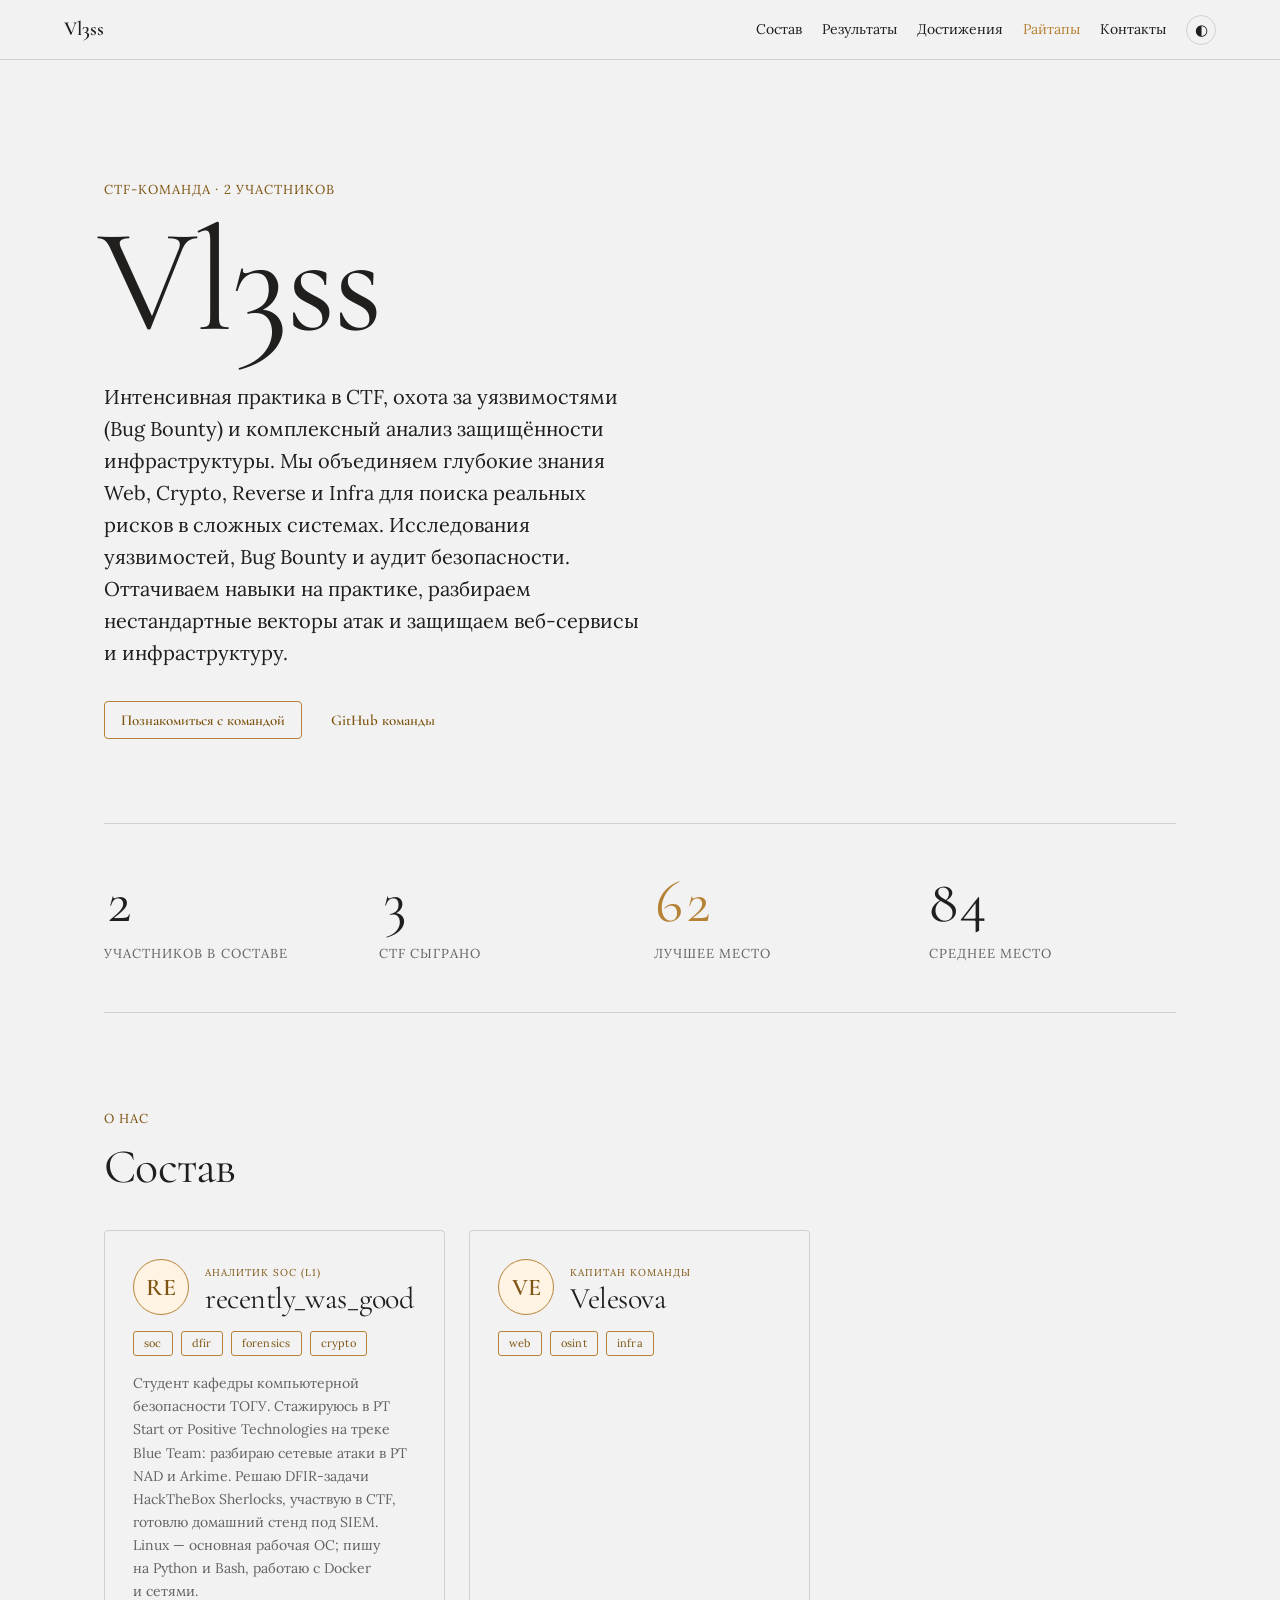
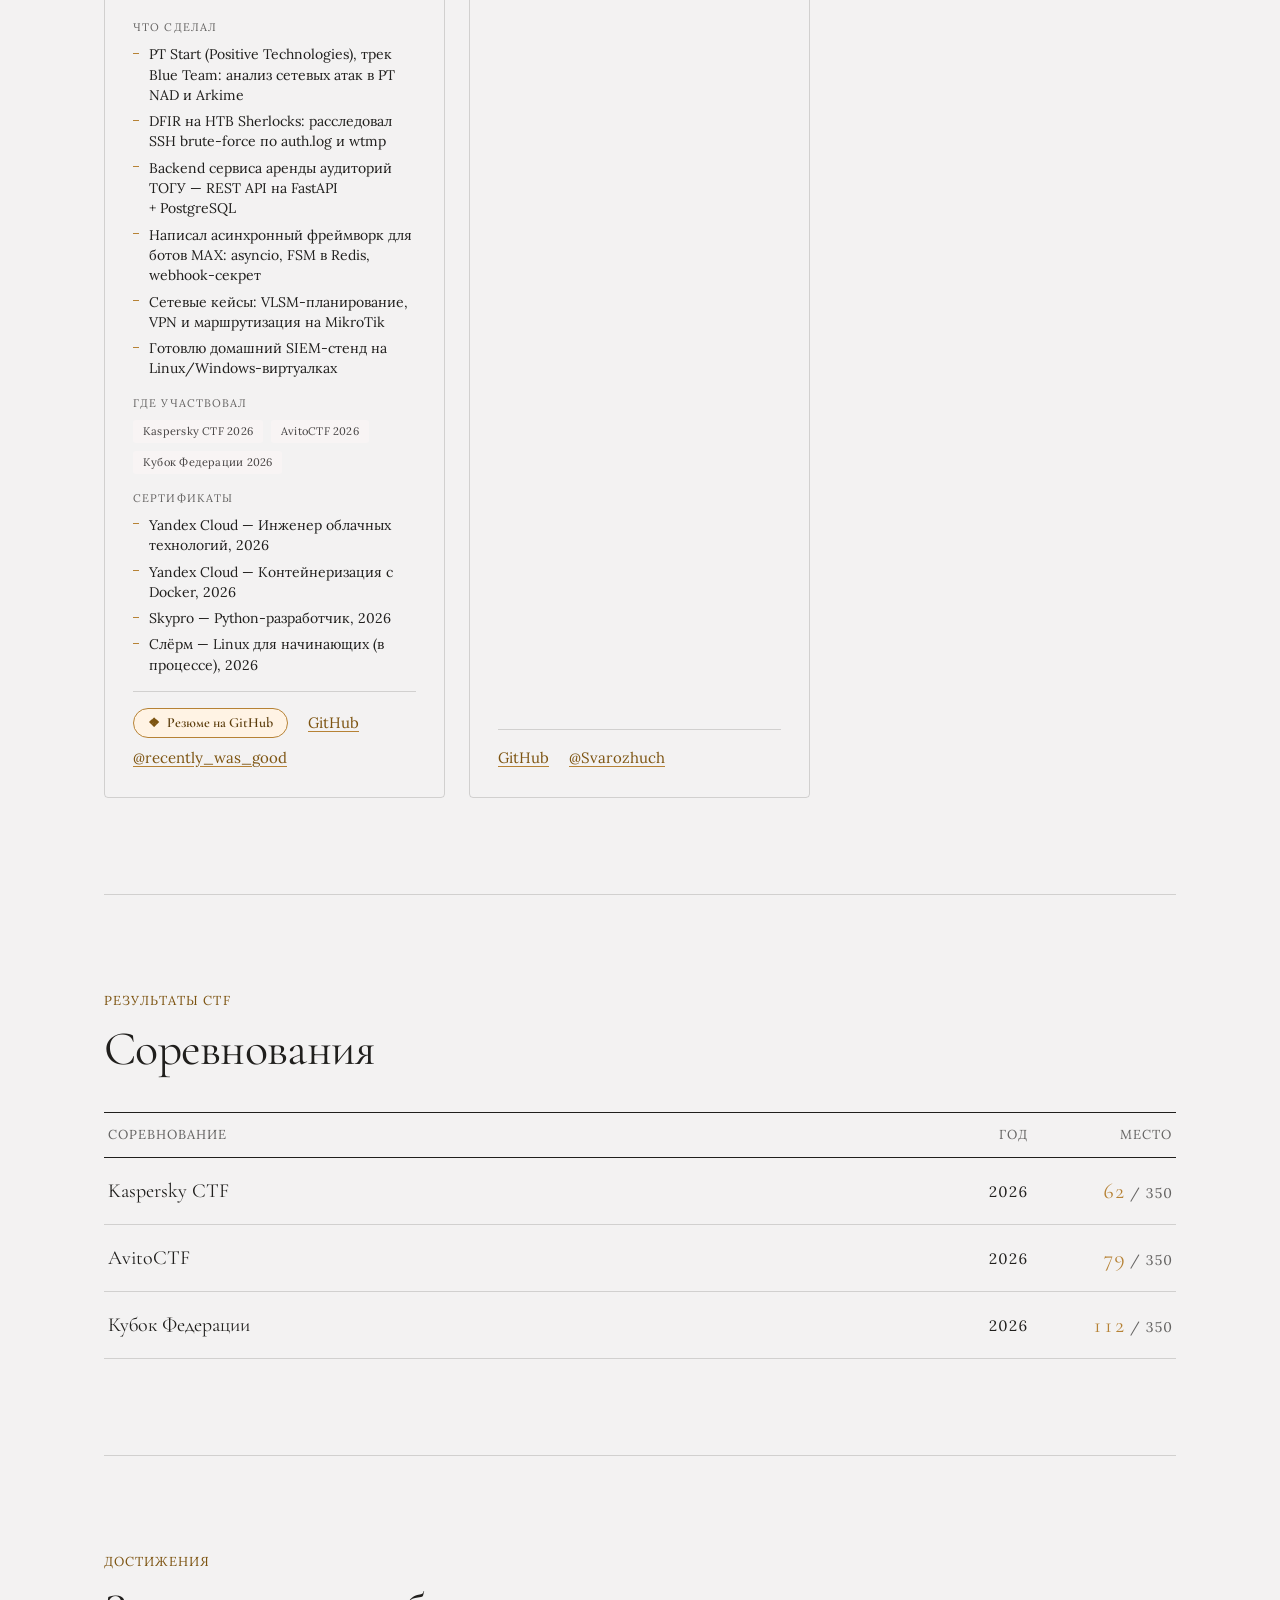
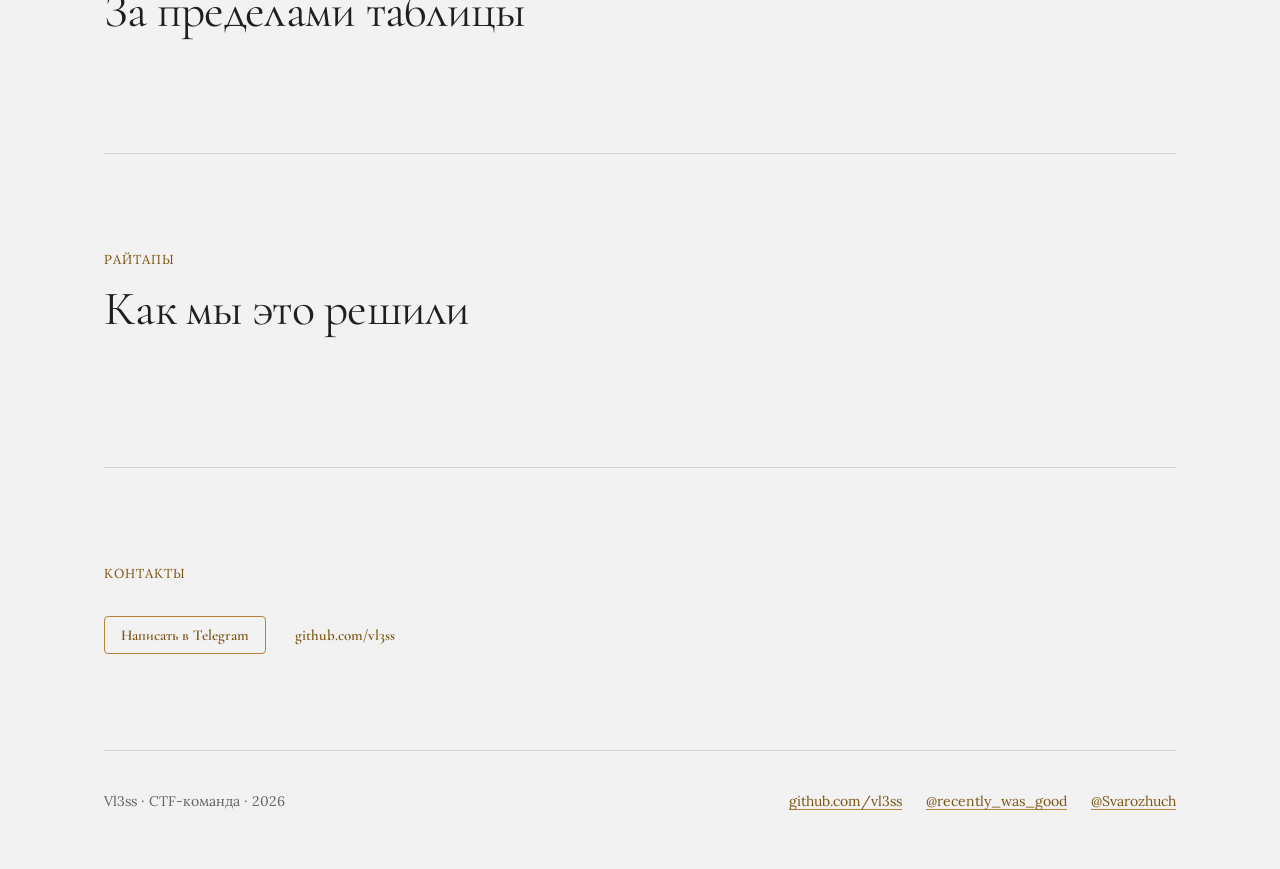
<file: index.html>
<!DOCTYPE html>
<html lang="ru">
<head>
  <meta charset="utf-8">
  <meta name="viewport" content="width=device-width, initial-scale=1">
  <title>Vl3ss — CTF-команда</title>
  <meta name="description" content="Vl3ss — CTF-команда. Состав, результаты, достижения и райтапы.">
  <link rel="preconnect" href="https://fonts.googleapis.com">
  <link rel="preconnect" href="https://fonts.gstatic.com" crossorigin>
  <link href="https://fonts.googleapis.com/css2?family=Cormorant+Garamond:wght@400;600&family=Lora:ital,wght@0,400;0,600;1,400&display=swap" rel="stylesheet">
  <link rel="stylesheet" href="style.css">
</head>
<body>

<nav class="nav">
  <a class="nav-brand" href="#top">Vl3ss</a>
  <div class="nav-links">
    <a href="#team">Состав</a>
    <a href="#results">Результаты</a>
    <a href="#achievements">Достижения</a>
    <a href="#writeups">Райтапы</a>
    <a href="#contact">Контакты</a>
    <button class="theme-toggle" id="themeToggle" type="button" aria-label="Сменить тему">◐</button>
  </div>
</nav>

<main id="top">

  <section class="hero">
    <span class="eyebrow" id="heroEyebrow">CTF-команда</span>
    <h1 class="hero-title">Vl3ss</h1>
    <p class="hero-lead">
     Интенсивная практика в CTF, охота за уязвимостями (Bug Bounty) и комплексный анализ защищённости инфраструктуры. Мы объединяем глубокие знания Web, Crypto, Reverse и Infra для поиска реальных рисков в сложных системах.
     Исследования уязвимостей, Bug Bounty и аудит безопасности. Оттачиваем навыки на практике, разбираем нестандартные векторы атак и защищаем веб-сервисы и инфраструктуру.
    </p>
    <div class="hero-actions">
      <a class="btn btn-primary" href="#team">Познакомиться с командой</a>
      <a class="btn btn-ghost" href="https://github.com/vl3ss" target="_blank" rel="noopener">GitHub команды</a>
    </div>
  </section>

  <hr class="hr">

  <section class="stats" aria-label="Цифры" id="stats"></section>

  <hr class="hr">

  <section id="team" class="section">
    <span class="eyebrow">О нас</span>
    <div class="section-head">
      <h2>Состав</h2>
    </div>
    <div class="team-grid" id="teamGrid"></div>
  </section>

  <hr class="hr">

  <section id="results" class="section">
    <span class="eyebrow">Результаты CTF</span>
    <div class="section-head">
      <h2>Соревнования</h2>
    </div>
    <div class="table-wrap">
      <div class="results" role="table" id="resultsTable"></div>
    </div>
  </section>

  <hr class="hr">

  <section id="achievements" class="section">
    <span class="eyebrow">Достижения</span>
    <h2>За пределами таблицы</h2>
    <div class="ach-grid" id="achGrid"></div>
  </section>

  <hr class="hr">

  <section id="writeups" class="section">
    <span class="eyebrow">Райтапы</span>
    <h2>Как мы это решили</h2>
    <div class="writeup-grid" id="writeupGrid"></div>
  </section>

  <hr class="hr">

  <section id="contact" class="section contact">
    <span class="eyebrow">Контакты</span>
    <div class="hero-actions">
      <a class="btn btn-primary" href="https://t.me/Svarozhuch" target="_blank" rel="noopener">Написать в Telegram</a>
      <a class="btn btn-ghost" href="https://github.com/vl3ss" target="_blank" rel="noopener">github.com/vl3ss</a>
    </div>
  </section>

  <hr class="hr">

  <footer class="footer">
    <span>Vl3ss · CTF-команда · <span id="year"></span></span>
    <div class="footer-links" id="footerLinks"></div>
  </footer>
</main>

<div class="dialog-backdrop" id="dialog" hidden>
  <div class="dialog" role="dialog" aria-modal="true" aria-labelledby="dialogTitle">
    <button class="dialog-close btn btn-ghost" type="button" id="dialogClose" aria-label="Закрыть">✕</button>
    <div id="dialogContent"></div>
  </div>
</div>

<script src="script.js"></script>
</body>
</html>
</file>
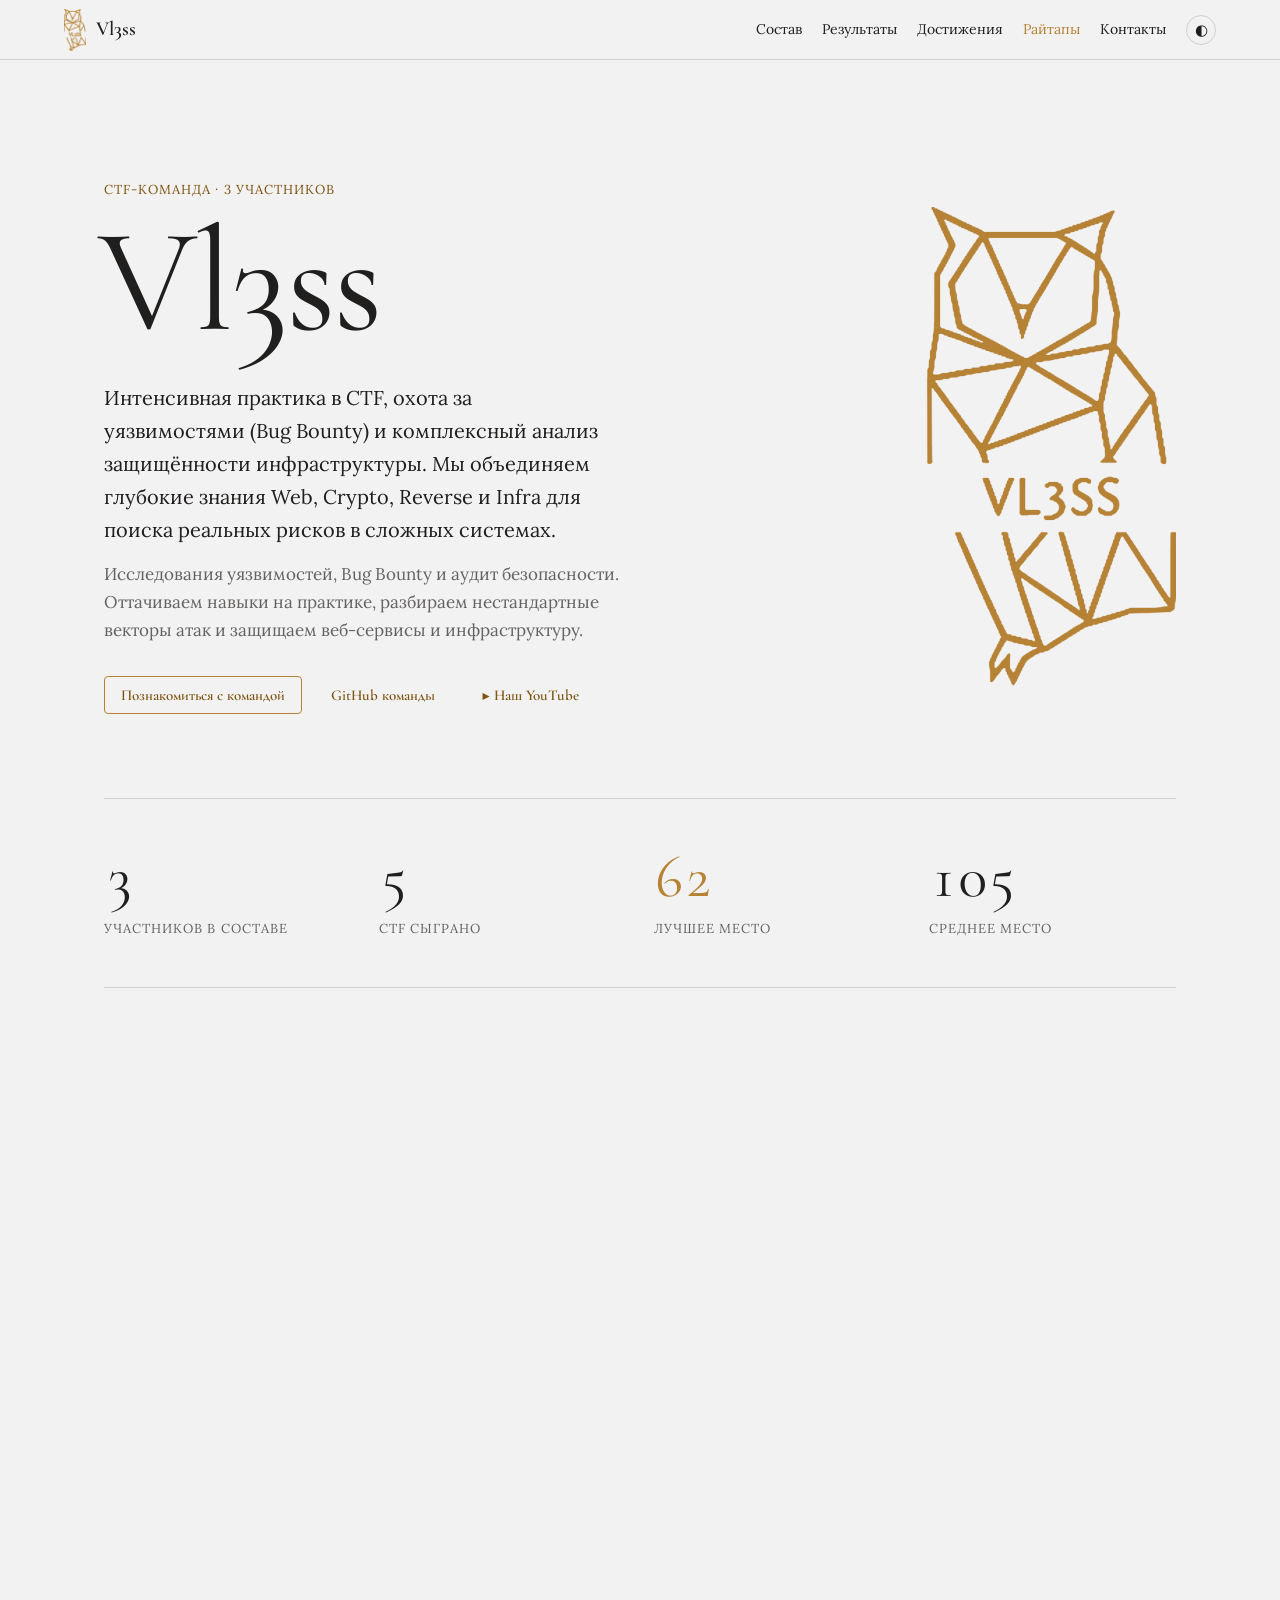
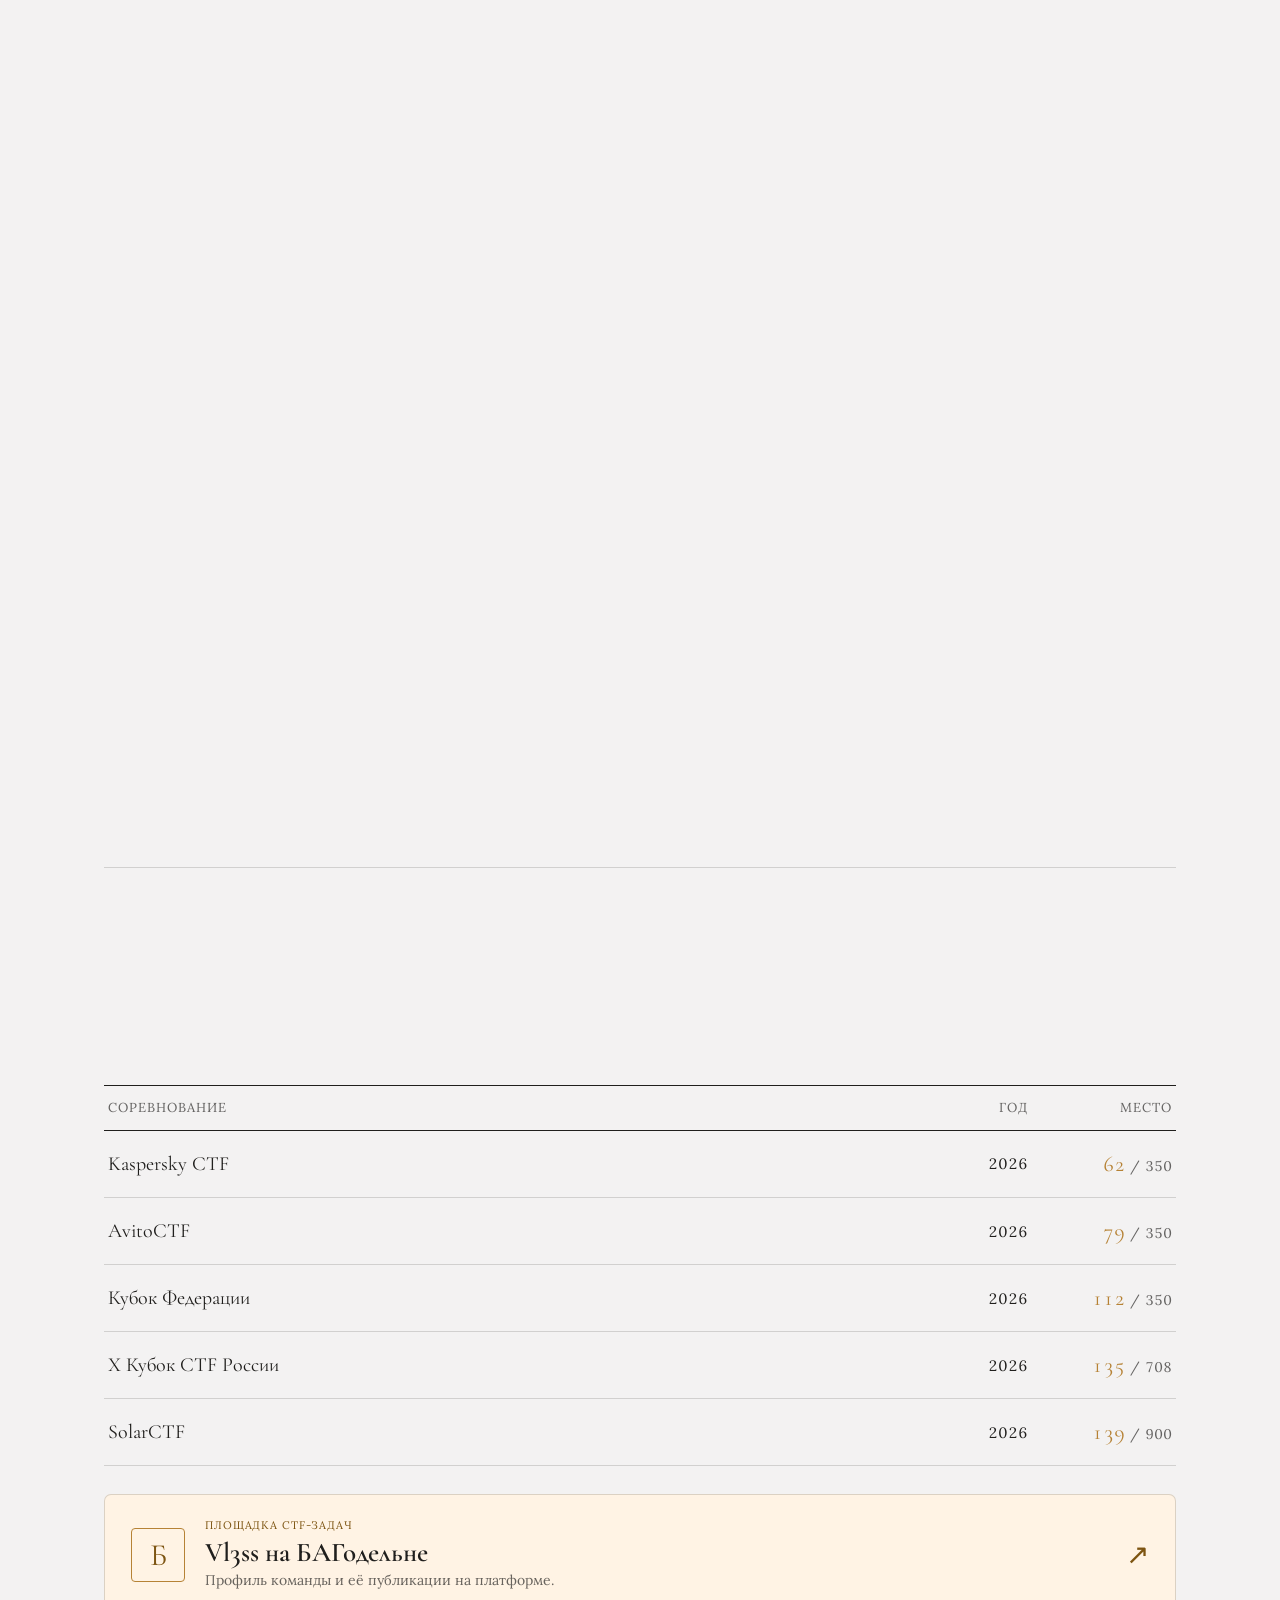
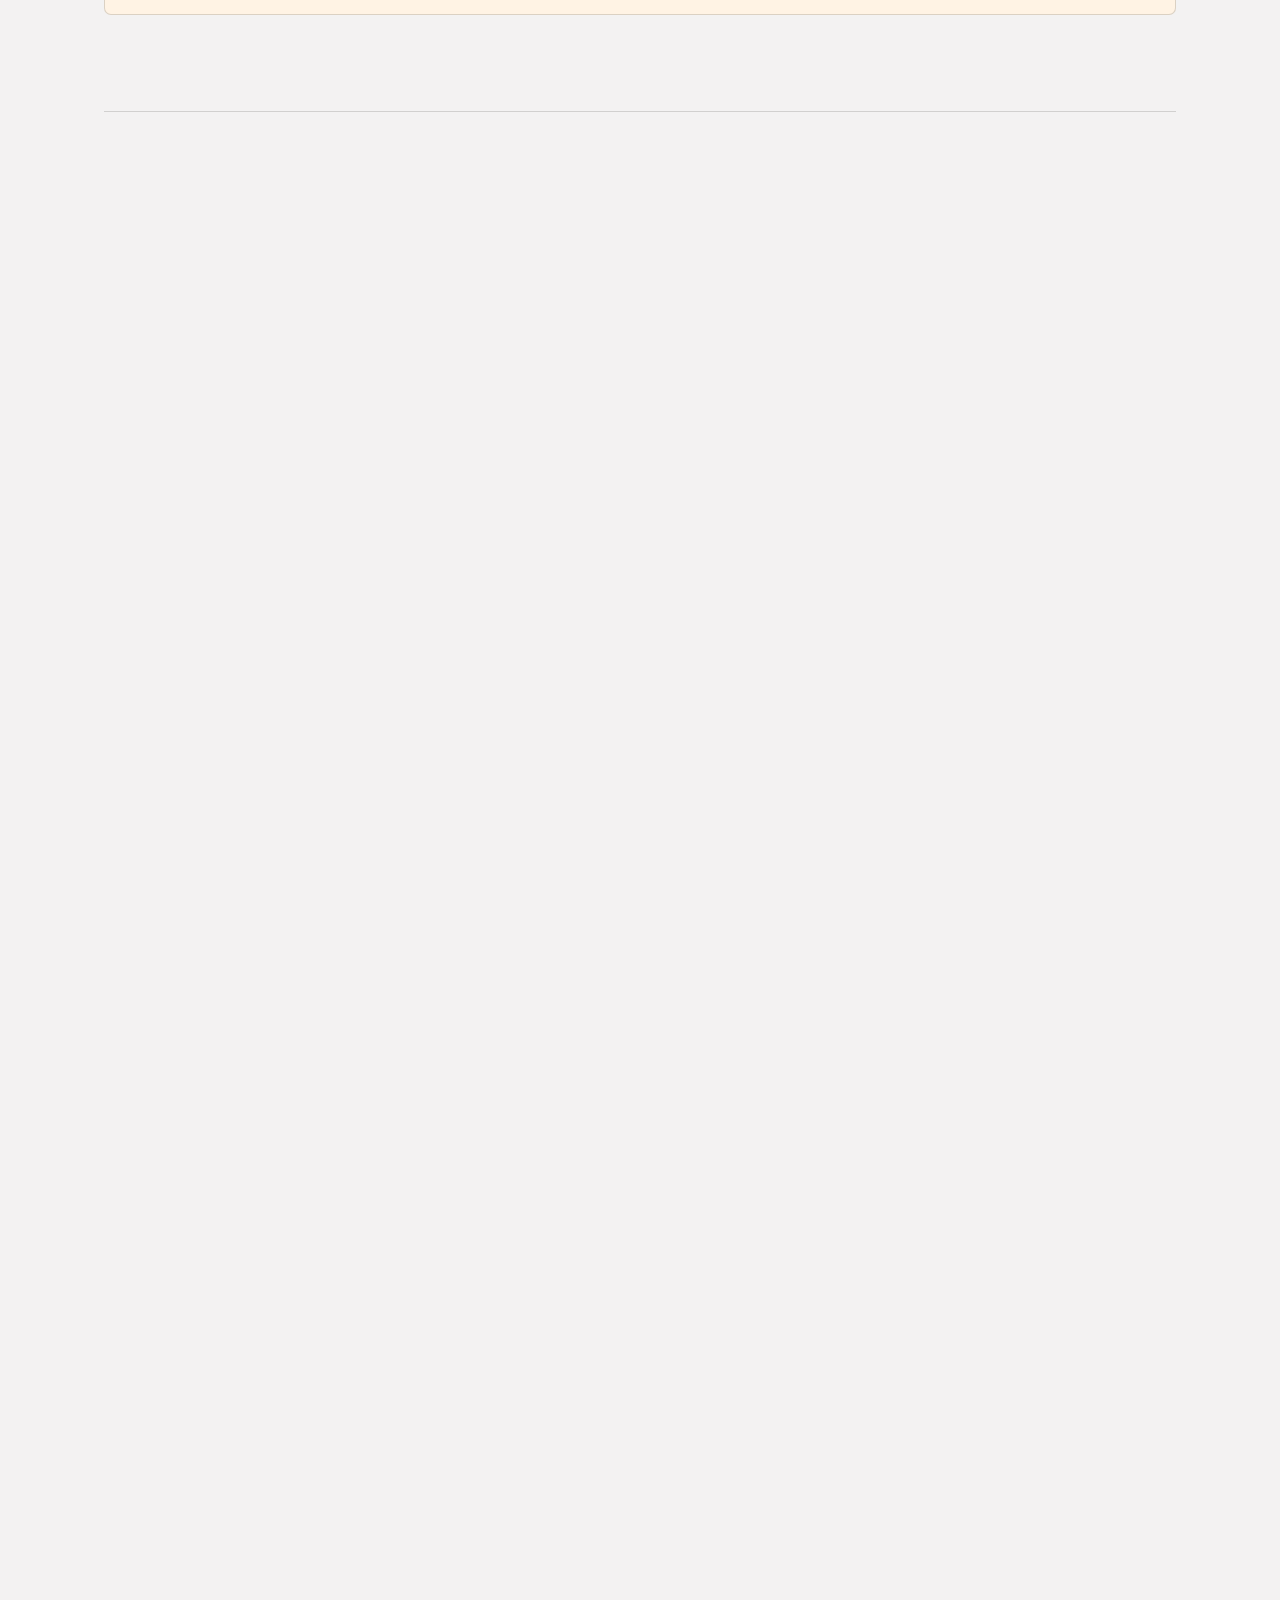
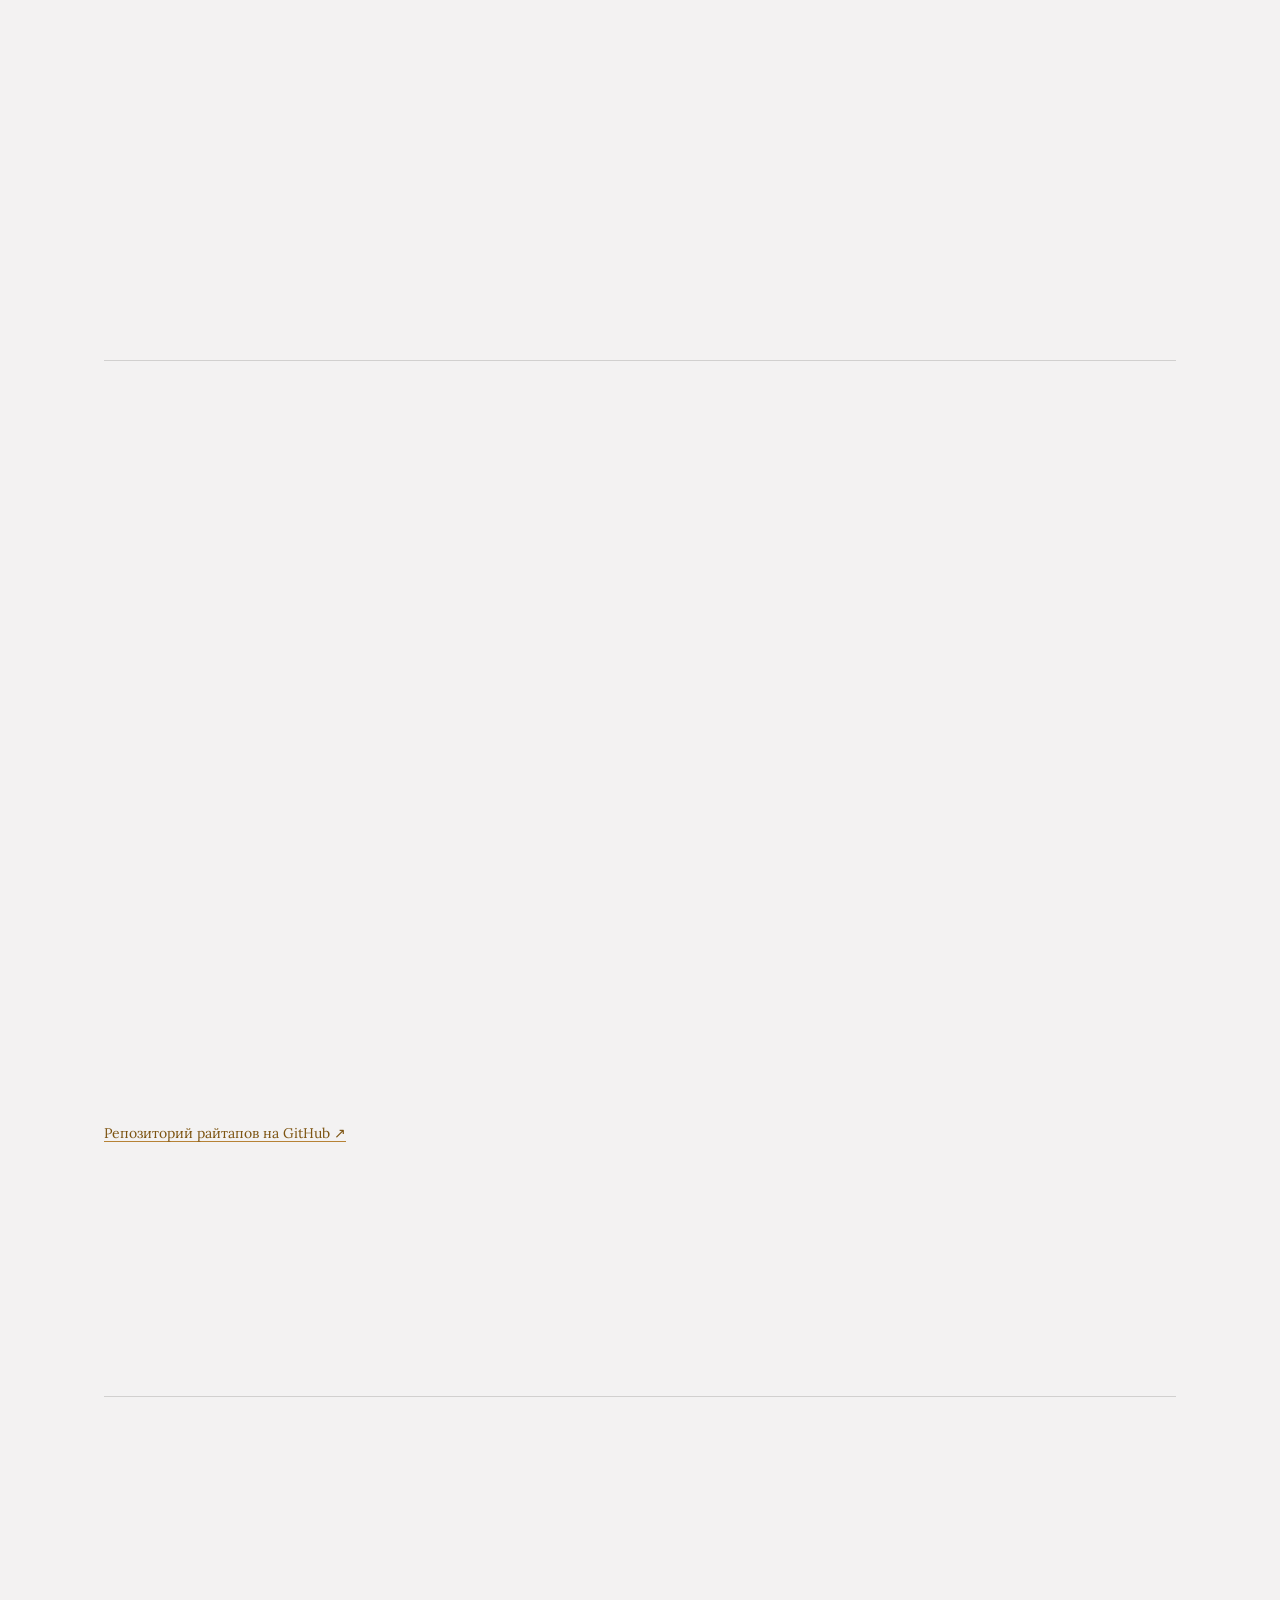
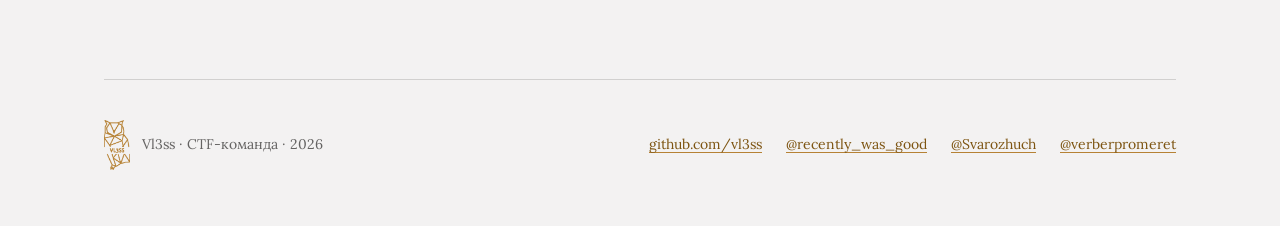
<file: docs/index.html>
<!DOCTYPE html>
<html lang="ru">
<head>
  <meta charset="utf-8">
  <meta name="viewport" content="width=device-width, initial-scale=1">
  <title>Vl3ss — CTF-команда</title>
  <meta name="description" content="Vl3ss — CTF-команда. Состав, результаты, достижения и райтапы.">
  <link rel="preconnect" href="https://fonts.googleapis.com">
  <link rel="preconnect" href="https://fonts.gstatic.com" crossorigin>
  <link href="https://fonts.googleapis.com/css2?family=Cormorant+Garamond:wght@400;600&family=Lora:ital,wght@0,400;0,600;1,400&display=swap" rel="stylesheet">
  <link rel="icon" href="assets/favicon.ico" sizes="any">
  <link rel="icon" type="image/png" sizes="32x32" href="assets/favicon-32.png">
  <link rel="icon" type="image/png" sizes="64x64" href="assets/favicon-64.png">
  <link rel="apple-touch-icon" href="assets/apple-touch-icon.png">
  <meta name="theme-color" content="#1a1917">
  <meta property="og:image" content="assets/icon-512.png">
  <link rel="stylesheet" href="style.css">
</head>
<body>

<nav class="nav">
  <a class="nav-brand" href="#top"><span class="logo-mark" aria-hidden="true"></span>Vl3ss</a>
  <div class="nav-links">
    <a href="#team">Состав</a>
    <a href="#results">Результаты</a>
    <a href="#achievements">Достижения</a>
    <a href="#writeups">Райтапы</a>
    <a href="#contact">Контакты</a>
    <button class="theme-toggle" id="themeToggle" type="button" aria-label="Сменить тему">◐</button>
  </div>
</nav>

<main id="top">

  <section class="hero">
    <div class="hero-logo" role="img" aria-label="Логотип Vl3ss — геометрическая сова"></div>
    <div class="hero-body">
    <span class="eyebrow" id="heroEyebrow">CTF-команда</span>
    <h1 class="hero-title">Vl3ss</h1>
    <div class="hero-lead reveal">
      <p>Интенсивная практика в CTF, охота за уязвимостями (Bug Bounty) и комплексный анализ защищённости инфраструктуры. Мы объединяем глубокие знания Web, Crypto, Reverse и Infra для поиска реальных рисков в сложных системах.</p>
      <p>Исследования уязвимостей, Bug Bounty и аудит безопасности. Оттачиваем навыки на практике, разбираем нестандартные векторы атак и защищаем веб-сервисы и инфраструктуру.</p>
    </div>
    <div class="hero-actions">
      <a class="btn btn-primary" href="#team">Познакомиться с командой</a>
      <a class="btn btn-ghost" href="https://github.com/vl3ss" target="_blank" rel="noopener">GitHub команды</a>
      <a class="btn btn-ghost" href="https://youtube.com/@ctf-writeup?si=-jFQ1Fd5aczLVYeh" target="_blank" rel="noopener">▶ Наш YouTube</a>
    </div>
    </div>
  </section>

  <hr class="hr">

  <section class="stats" aria-label="Цифры" id="stats"></section>

  <hr class="hr">

  <section id="team" class="section">
    <span class="eyebrow reveal">О нас</span>
    <div class="section-head reveal">
      <h2>Состав</h2>
    </div>
    <div class="team-grid" id="teamGrid"></div>
  </section>

  <hr class="hr">

  <section id="results" class="section">
    <span class="eyebrow reveal">Результаты CTF</span>
    <div class="section-head reveal">
      <h2>Соревнования</h2>
    </div>
    <div class="table-wrap">
      <div class="results" role="table" id="resultsTable"></div>
    </div>
    <a class="platform-card" href="https://bug-makers.ru/tasks/players/100216" target="_blank" rel="noopener noreferrer" aria-label="Открыть профиль команды Vl3ss на БАГодельне">
      <span class="platform-card-mark" aria-hidden="true">Б</span>
      <span class="platform-card-copy">
        <span class="eyebrow">Площадка CTF-задач</span>
        <strong>Vl3ss на БАГодельне</strong>
        <span>Профиль команды и её публикации на платформе.</span>
      </span>
      <span class="platform-card-arrow" aria-hidden="true">↗</span>
    </a>
  </section>

  <hr class="hr">

  <section id="achievements" class="section">
    <span class="eyebrow reveal">Достижения</span>
    <h2 class="reveal">За пределами таблицы</h2>
    <p class="ach-intro reveal">Сертификаты соревнований, обучения и благодарности участников.</p>
    <div class="ach-grid" id="achGrid"></div>
  </section>

  <hr class="hr">

  <section id="writeups" class="section">
    <span class="eyebrow reveal">Райтапы</span>
    <h2 class="reveal">Как мы это решили</h2>
    <p class="writeups-intro reveal">Реальные задачи, ход поиска и инструменты — от первой гипотезы до решения.</p>
    <div class="writeup-grid" id="writeupGrid"></div>
    <p class="writeups-repo"><a href="https://github.com/vl3ss/ctf_writeup" target="_blank" rel="noopener">Репозиторий райтапов на GitHub ↗</a></p>
    <a class="youtube-card reveal" href="https://youtube.com/@ctf-writeup?si=-jFQ1Fd5aczLVYeh" target="_blank" rel="noopener" aria-label="Открыть YouTube-канал Vl3ss с разборами CTF">
      <span class="youtube-icon" aria-hidden="true">▶</span>
      <span class="youtube-copy"><span class="youtube-kicker">Разборы в видеоформате</span><strong>Смотрите нас на YouTube</strong><span>@ctf-writeup · CTF-задачи и ход решений</span></span>
      <span class="youtube-arrow" aria-hidden="true">↗</span>
    </a>
  </section>

  <hr class="hr">

  <section id="contact" class="section contact">
    <span class="eyebrow reveal">Контакты</span>
    <div class="hero-actions reveal">
      <a class="btn btn-primary" href="https://t.me/Svarozhuch" target="_blank" rel="noopener">Написать в Telegram</a>
      <a class="btn btn-ghost" href="https://github.com/vl3ss" target="_blank" rel="noopener">github.com/vl3ss</a>
    </div>
  </section>

  <hr class="hr">

  <footer class="footer">
    <span class="footer-brand"><span class="logo-mark" aria-hidden="true"></span><span>Vl3ss · CTF-команда · <span id="year"></span></span></span>
    <div class="footer-links" id="footerLinks"></div>
  </footer>
</main>

<div class="dialog-backdrop" id="dialog" hidden>
  <div class="dialog" role="dialog" aria-modal="true" aria-labelledby="dialogTitle">
    <button class="dialog-close btn btn-ghost" type="button" id="dialogClose" aria-label="Закрыть">✕</button>
    <div id="dialogContent"></div>
  </div>
</div>

<script src="script.js"></script>
</body>
</html>
</file>
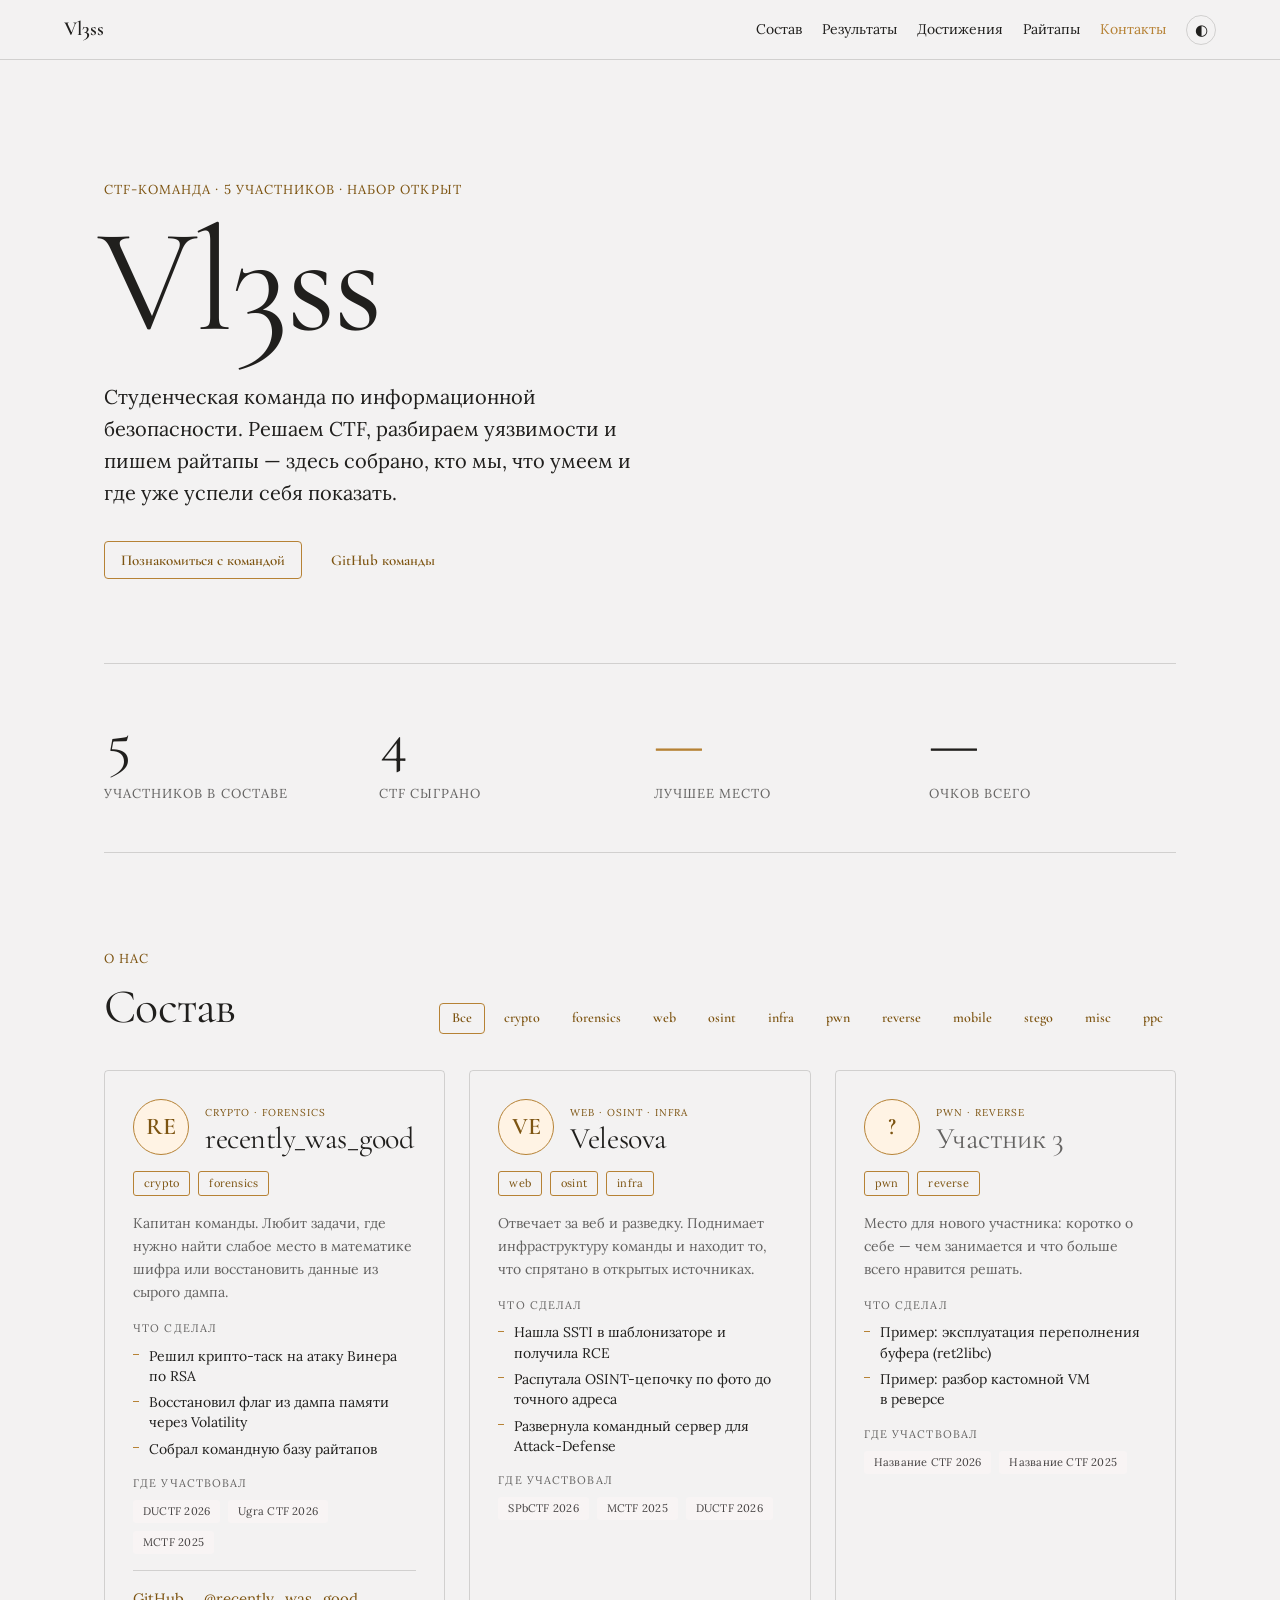
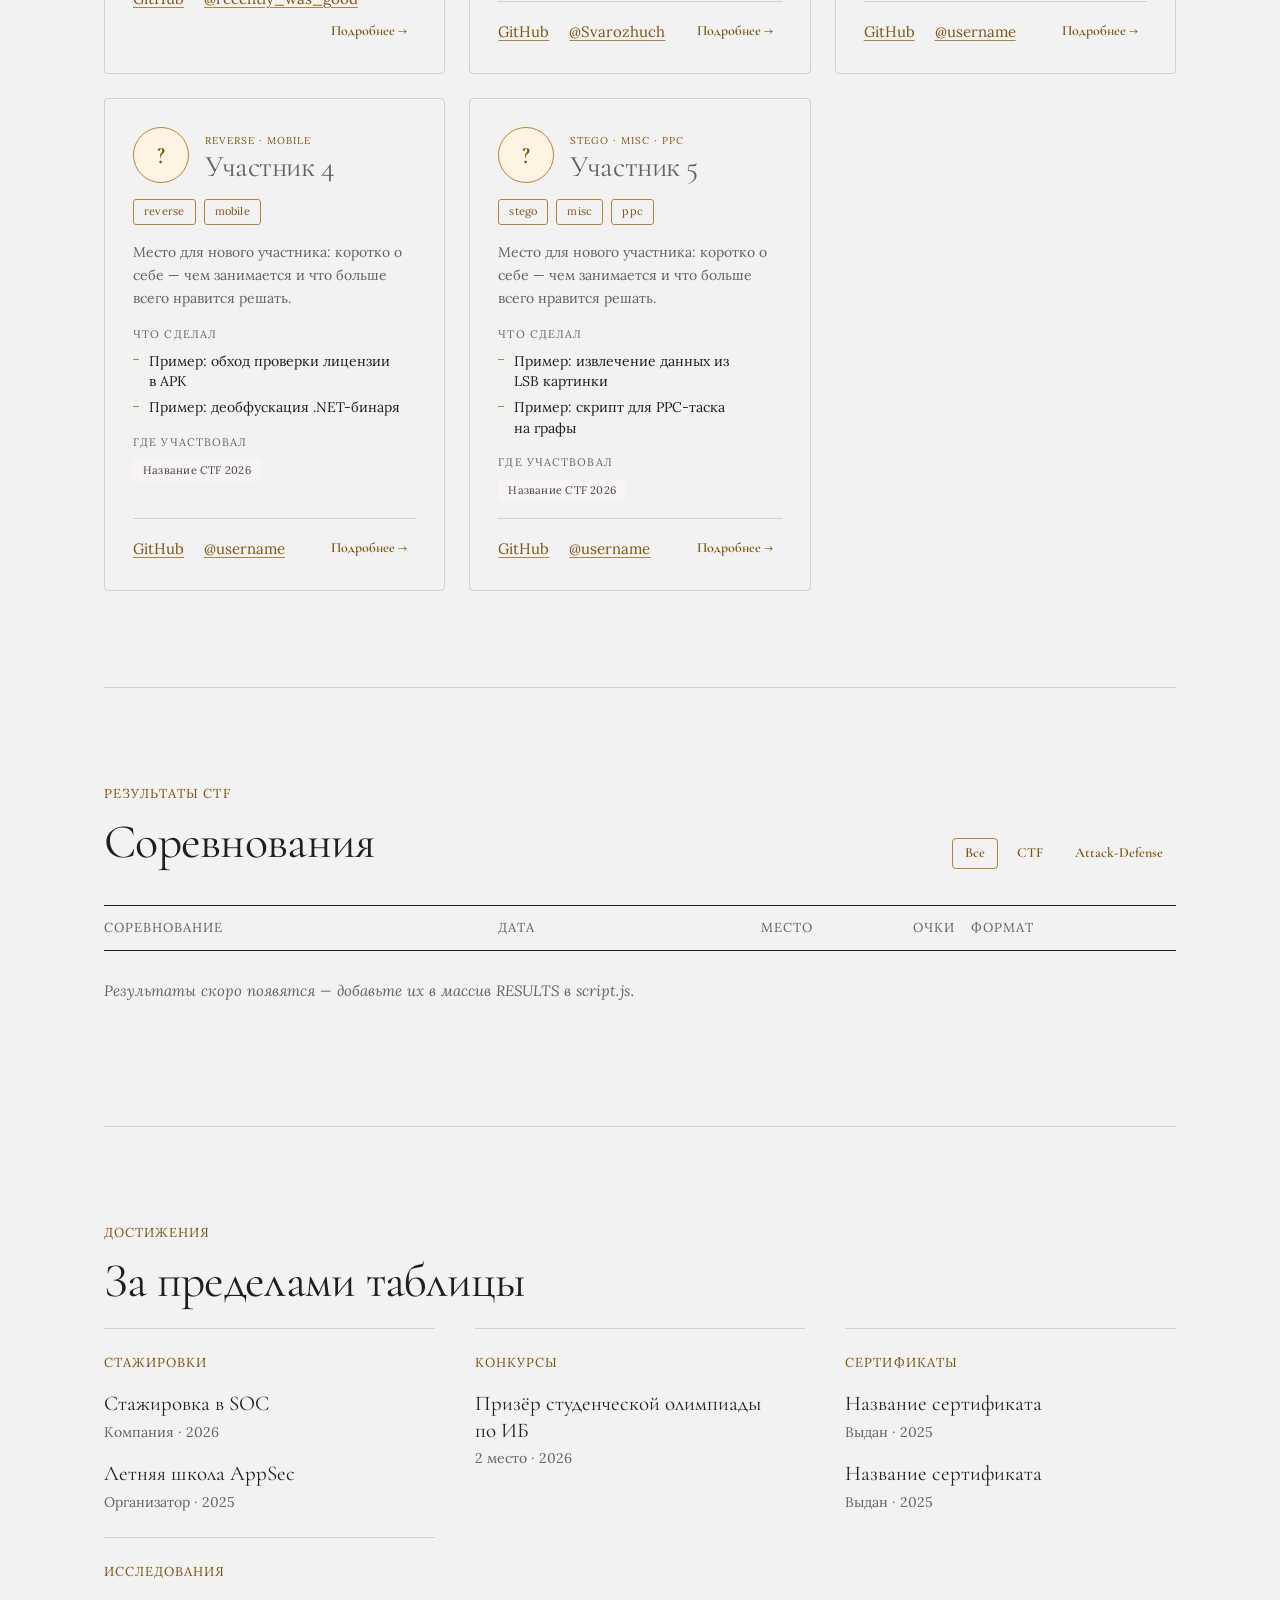
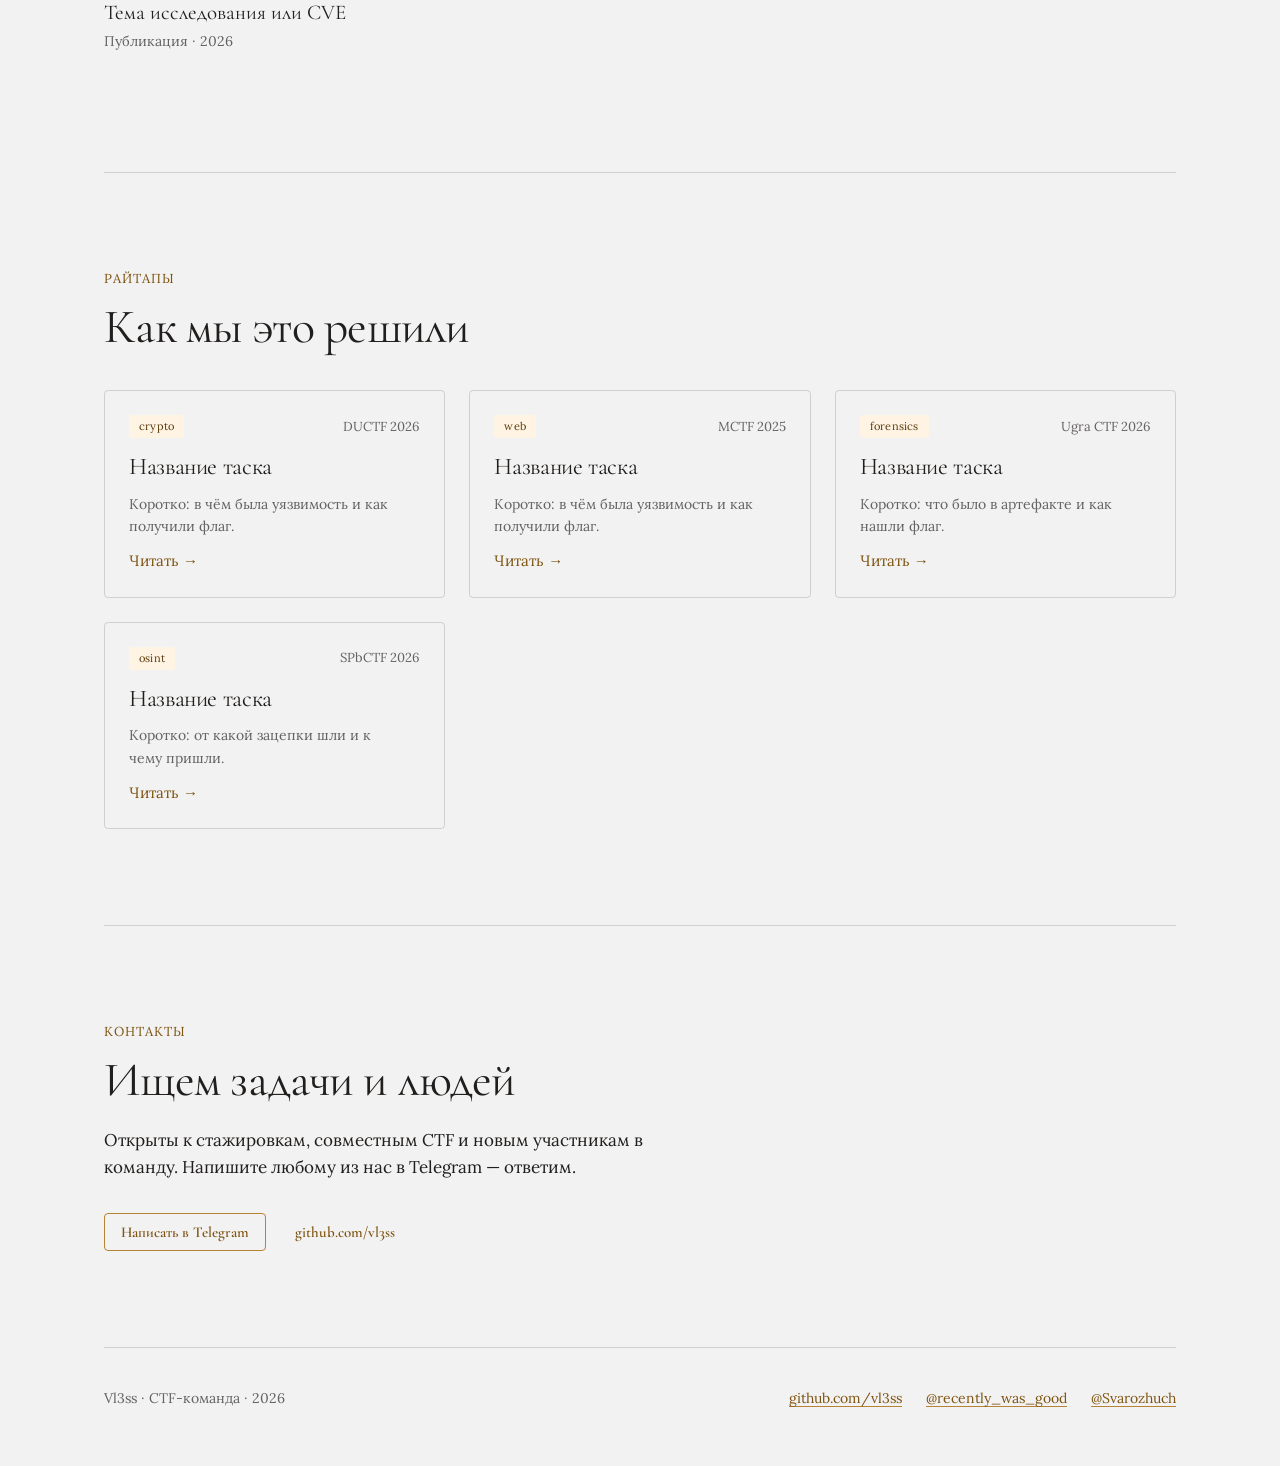
<file: src/index.html>
<!DOCTYPE html>
<html lang="ru">
<head>
  <meta charset="utf-8">
  <meta name="viewport" content="width=device-width, initial-scale=1">
  <title>Vl3ss — CTF-команда</title>
  <meta name="description" content="Vl3ss — CTF-команда. Состав, результаты, достижения и райтапы.">
  <link rel="preconnect" href="https://fonts.googleapis.com">
  <link rel="preconnect" href="https://fonts.gstatic.com" crossorigin>
  <link href="https://fonts.googleapis.com/css2?family=Cormorant+Garamond:wght@400;600&family=Lora:ital,wght@0,400;0,600;1,400&display=swap" rel="stylesheet">
  <link rel="stylesheet" href="style.css">
</head>
<body>

<nav class="nav">
  <a class="nav-brand" href="#top">Vl3ss</a>
  <div class="nav-links">
    <a href="#team">Состав</a>
    <a href="#results">Результаты</a>
    <a href="#achievements">Достижения</a>
    <a href="#writeups">Райтапы</a>
    <a href="#contact">Контакты</a>
    <button class="theme-toggle" id="themeToggle" type="button" aria-label="Сменить тему">◐</button>
  </div>
</nav>

<main id="top">

  <section class="hero">
    <span class="eyebrow" id="heroEyebrow">CTF-команда</span>
    <h1 class="hero-title">Vl3ss</h1>
    <p class="hero-lead">
      Студенческая команда по информационной безопасности. Решаем CTF, разбираем уязвимости
      и пишем райтапы — здесь собрано, кто мы, что умеем и где уже успели себя показать.
    </p>
    <div class="hero-actions">
      <a class="btn btn-primary" href="#team">Познакомиться с командой</a>
      <a class="btn btn-ghost" href="https://github.com/vl3ss" target="_blank" rel="noopener">GitHub команды</a>
    </div>
  </section>

  <hr class="hr">

  <section class="stats" aria-label="Цифры" id="stats"></section>

  <hr class="hr">

  <section id="team" class="section">
    <span class="eyebrow">О нас</span>
    <div class="section-head">
      <h2>Состав</h2>
      <div class="filters" id="skillFilters"></div>
    </div>
    <div class="team-grid" id="teamGrid"></div>
  </section>

  <hr class="hr">

  <section id="results" class="section">
    <span class="eyebrow">Результаты CTF</span>
    <div class="section-head">
      <h2>Соревнования</h2>
      <div class="filters" id="formatFilters"></div>
    </div>
    <div class="table-wrap">
      <div class="results" role="table" id="resultsTable"></div>
    </div>
  </section>

  <hr class="hr">

  <section id="achievements" class="section">
    <span class="eyebrow">Достижения</span>
    <h2>За пределами таблицы</h2>
    <div class="ach-grid" id="achGrid"></div>
  </section>

  <hr class="hr">

  <section id="writeups" class="section">
    <span class="eyebrow">Райтапы</span>
    <h2>Как мы это решили</h2>
    <div class="writeup-grid" id="writeupGrid"></div>
  </section>

  <hr class="hr">

  <section id="contact" class="section contact">
    <span class="eyebrow">Контакты</span>
    <h2>Ищем задачи и людей</h2>
    <p class="contact-lead">
      Открыты к стажировкам, совместным CTF и новым участникам в команду.
      Напишите любому из нас в Telegram — ответим.
    </p>
    <div class="hero-actions">
      <a class="btn btn-primary" href="https://t.me/recently_was_good" target="_blank" rel="noopener">Написать в Telegram</a>
      <a class="btn btn-ghost" href="https://github.com/vl3ss" target="_blank" rel="noopener">github.com/vl3ss</a>
    </div>
  </section>

  <hr class="hr">

  <footer class="footer">
    <span>Vl3ss · CTF-команда · <span id="year"></span></span>
    <div class="footer-links" id="footerLinks"></div>
  </footer>
</main>

<div class="dialog-backdrop" id="dialog" hidden>
  <div class="dialog" role="dialog" aria-modal="true" aria-labelledby="dialogTitle">
    <button class="dialog-close btn btn-ghost" type="button" id="dialogClose" aria-label="Закрыть">✕</button>
    <div id="dialogContent"></div>
  </div>
</div>

<script src="script.js"></script>
</body>
</html>
</file>
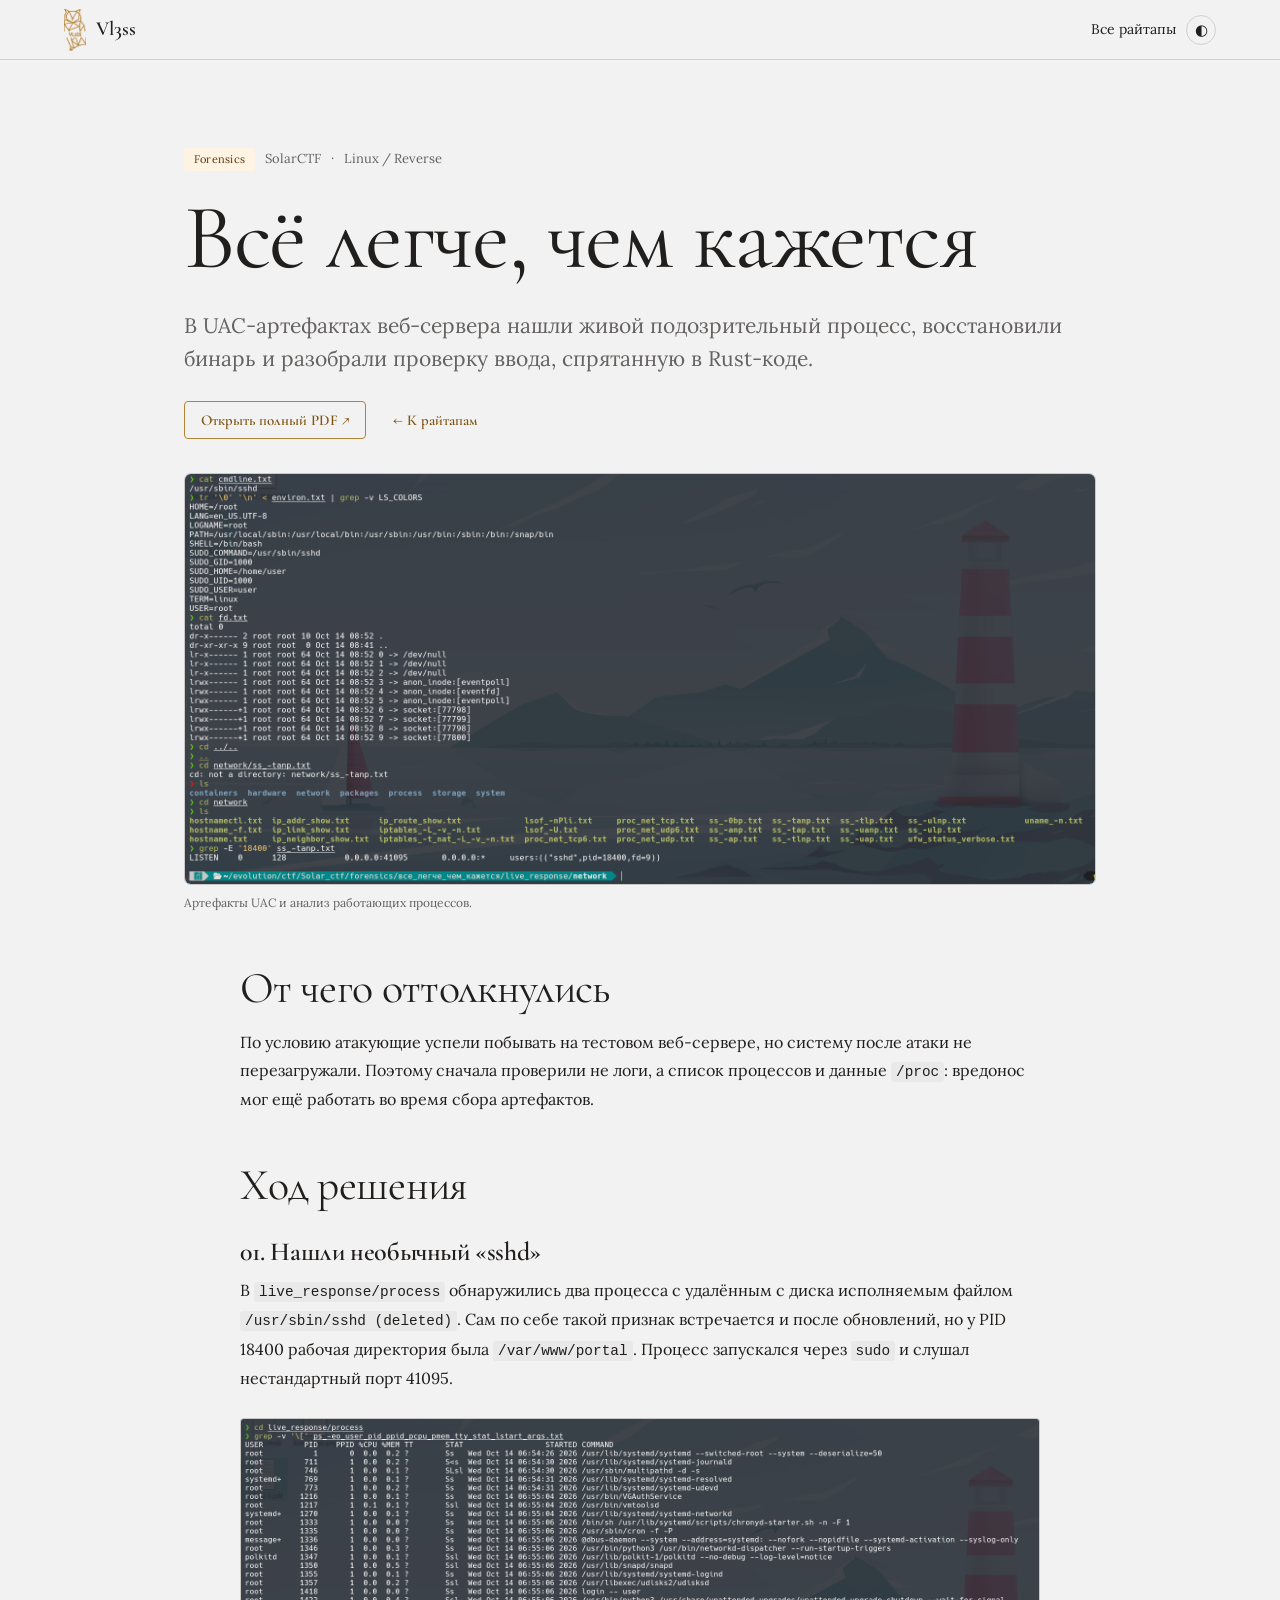
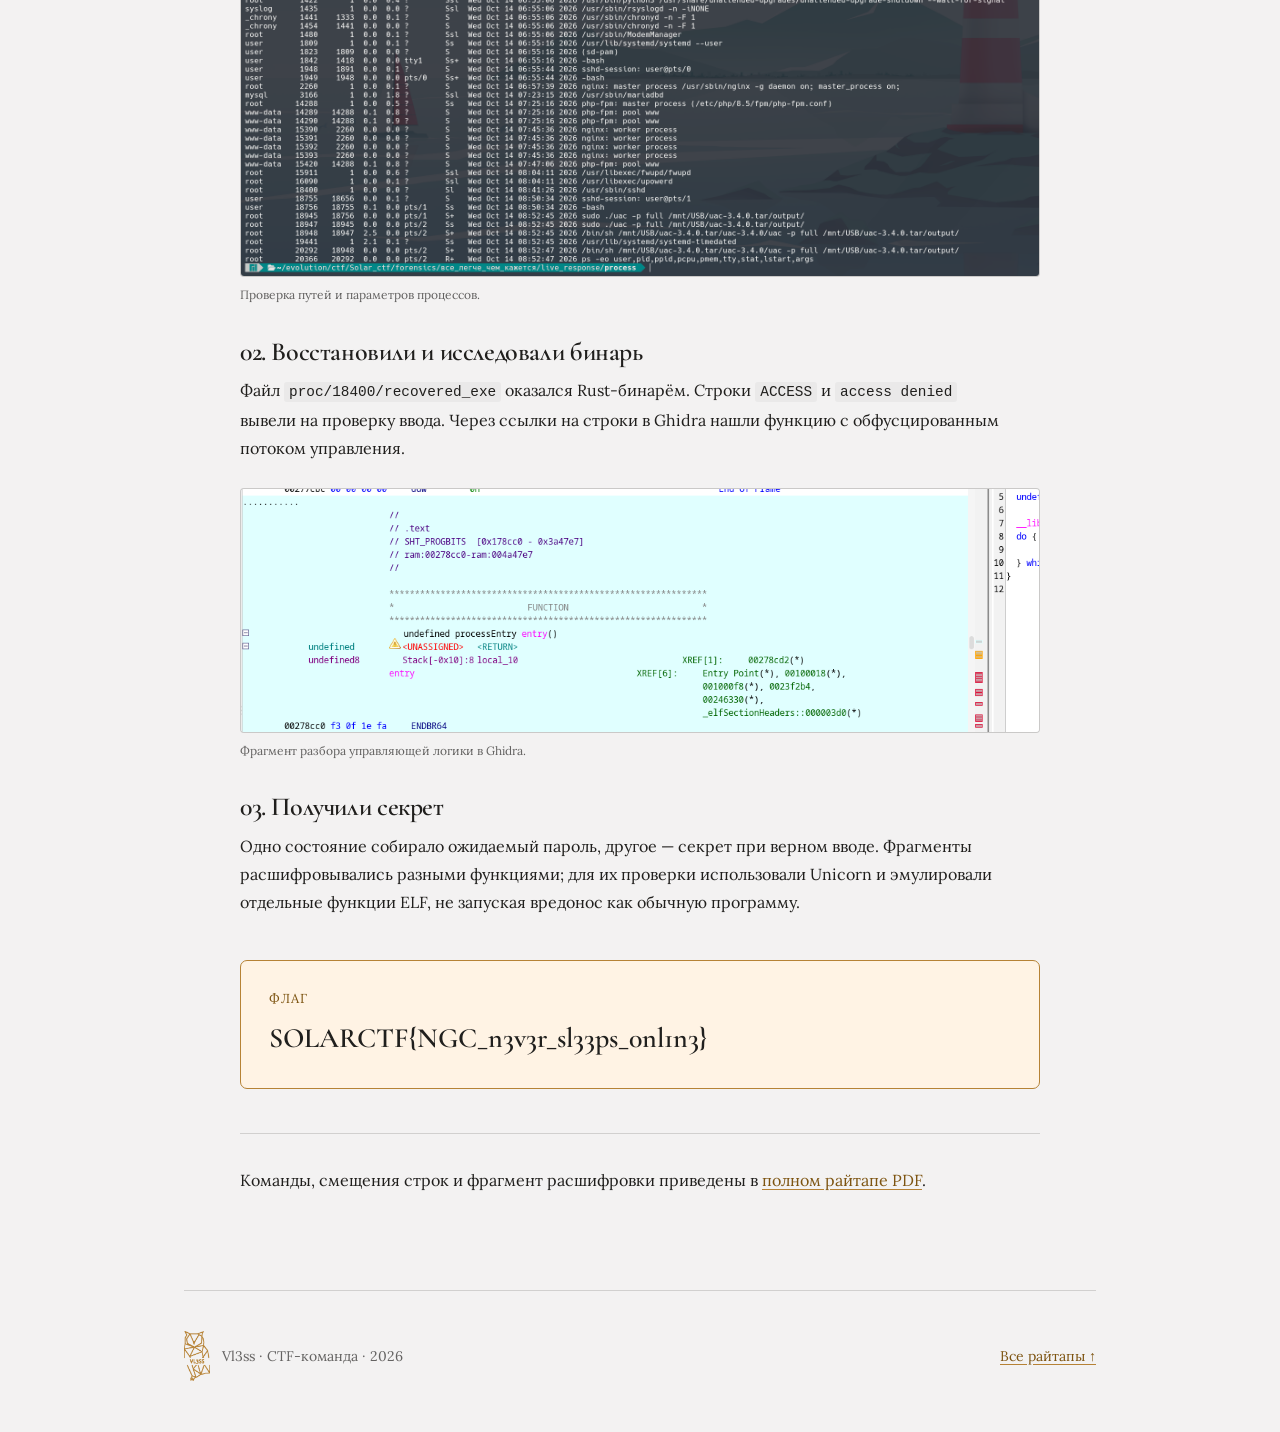
<file: docs/writeups/forensics-malware.html>
<!DOCTYPE html>
<html lang="ru">
<head>
  <meta charset="utf-8">
  <meta name="viewport" content="width=device-width, initial-scale=1">
  <title>Всё легче, чем кажется — SolarCTF · Vl3ss</title>
  <meta name="description" content="Райтап SolarCTF: анализ UAC-артефактов Linux и Rust-вредоноса, замаскированного под sshd.">
  <link rel="preconnect" href="https://fonts.googleapis.com">
  <link rel="preconnect" href="https://fonts.gstatic.com" crossorigin>
  <link href="https://fonts.googleapis.com/css2?family=Cormorant+Garamond:wght@400;600&family=Lora:ital,wght@0,400;0,600;1,400&display=swap" rel="stylesheet">
  <link rel="icon" href="../assets/favicon.ico" sizes="any">
  <link rel="stylesheet" href="../style.css">
  <link rel="stylesheet" href="writeup.css">
</head>
<body>
<nav class="nav article-nav">
  <a class="nav-brand" href="../index.html"><span class="logo-mark" aria-hidden="true"></span>Vl3ss</a>
  <div class="nav-links"><a href="../index.html#writeups">Все райтапы</a><button class="theme-toggle" id="themeToggle" type="button" aria-label="Сменить тему">◐</button></div>
</nav>
<main class="article-main">
  <header class="article-hero">
    <div class="article-meta"><span class="tag tag-accent">Forensics</span><span>SolarCTF</span><span aria-hidden="true">·</span><span>Linux / Reverse</span></div>
    <h1>Всё легче, чем кажется</h1>
    <p class="article-lead">В UAC-артефактах веб-сервера нашли живой подозрительный процесс, восстановили бинарь и разобрали проверку ввода, спрятанную в Rust-коде.</p>
    <div class="article-actions"><a class="btn btn-primary" href="../assets/writeups/forensics-malware.pdf" target="_blank" rel="noopener">Открыть полный PDF ↗</a><a class="btn btn-ghost" href="../index.html#writeups">← К райтапам</a></div>
  </header>
  <figure class="article-cover"><img src="../assets/writeups/forensics-terminal.png" alt="Терминал с анализом артефактов UAC на Linux"><figcaption>Артефакты UAC и анализ работающих процессов.</figcaption></figure>
  <article class="article-body">
    <h2>От чего оттолкнулись</h2>
    <p>По условию атакующие успели побывать на тестовом веб-сервере, но систему после атаки не перезагружали. Поэтому сначала проверили не логи, а список процессов и данные <code>/proc</code>: вредонос мог ещё работать во время сбора артефактов.</p>

    <h2>Ход решения</h2>
    <h3>01. Нашли необычный «sshd»</h3>
    <p>В <code>live_response/process</code> обнаружились два процесса с удалённым с диска исполняемым файлом <code>/usr/sbin/sshd (deleted)</code>. Сам по себе такой признак встречается и после обновлений, но у PID 18400 рабочая директория была <code>/var/www/portal</code>. Процесс запускался через <code>sudo</code> и слушал нестандартный порт 41095.</p>
    <figure class="article-figure"><img src="../assets/writeups/forensics-processes.png" alt="Вывод терминала с данными о подозрительном процессе" loading="lazy"><figcaption>Проверка путей и параметров процессов.</figcaption></figure>
    <h3>02. Восстановили и исследовали бинарь</h3>
    <p>Файл <code>proc/18400/recovered_exe</code> оказался Rust-бинарём. Строки <code>ACCESS</code> и <code>access denied</code> вывели на проверку ввода. Через ссылки на строки в Ghidra нашли функцию с обфусцированным потоком управления.</p>
    <figure class="article-figure"><img src="../assets/writeups/forensics-ghidra.png" alt="Фрагмент анализа функции в Ghidra" loading="lazy"><figcaption>Фрагмент разбора управляющей логики в Ghidra.</figcaption></figure>
    <h3>03. Получили секрет</h3>
    <p>Одно состояние собирало ожидаемый пароль, другое — секрет при верном вводе. Фрагменты расшифровывались разными функциями; для их проверки использовали Unicorn и эмулировали отдельные функции ELF, не запуская вредонос как обычную программу.</p>

    <div class="article-result"><span class="eyebrow">Флаг</span><strong>SOLARCTF{NGC_n3v3r_sl33ps_0nl1n3}</strong></div>
    <p class="article-end">Команды, смещения строк и фрагмент расшифровки приведены в <a href="../assets/writeups/forensics-malware.pdf" target="_blank" rel="noopener">полном райтапе PDF</a>.</p>
  </article>
  <hr class="hr">
  <footer class="footer"><span class="footer-brand"><span class="logo-mark" aria-hidden="true"></span><span>Vl3ss · CTF-команда · <span id="year"></span></span></span><a href="../index.html#writeups">Все райтапы ↑</a></footer>
</main>
<script src="writeup.js"></script>
</body>
</html>
</file>
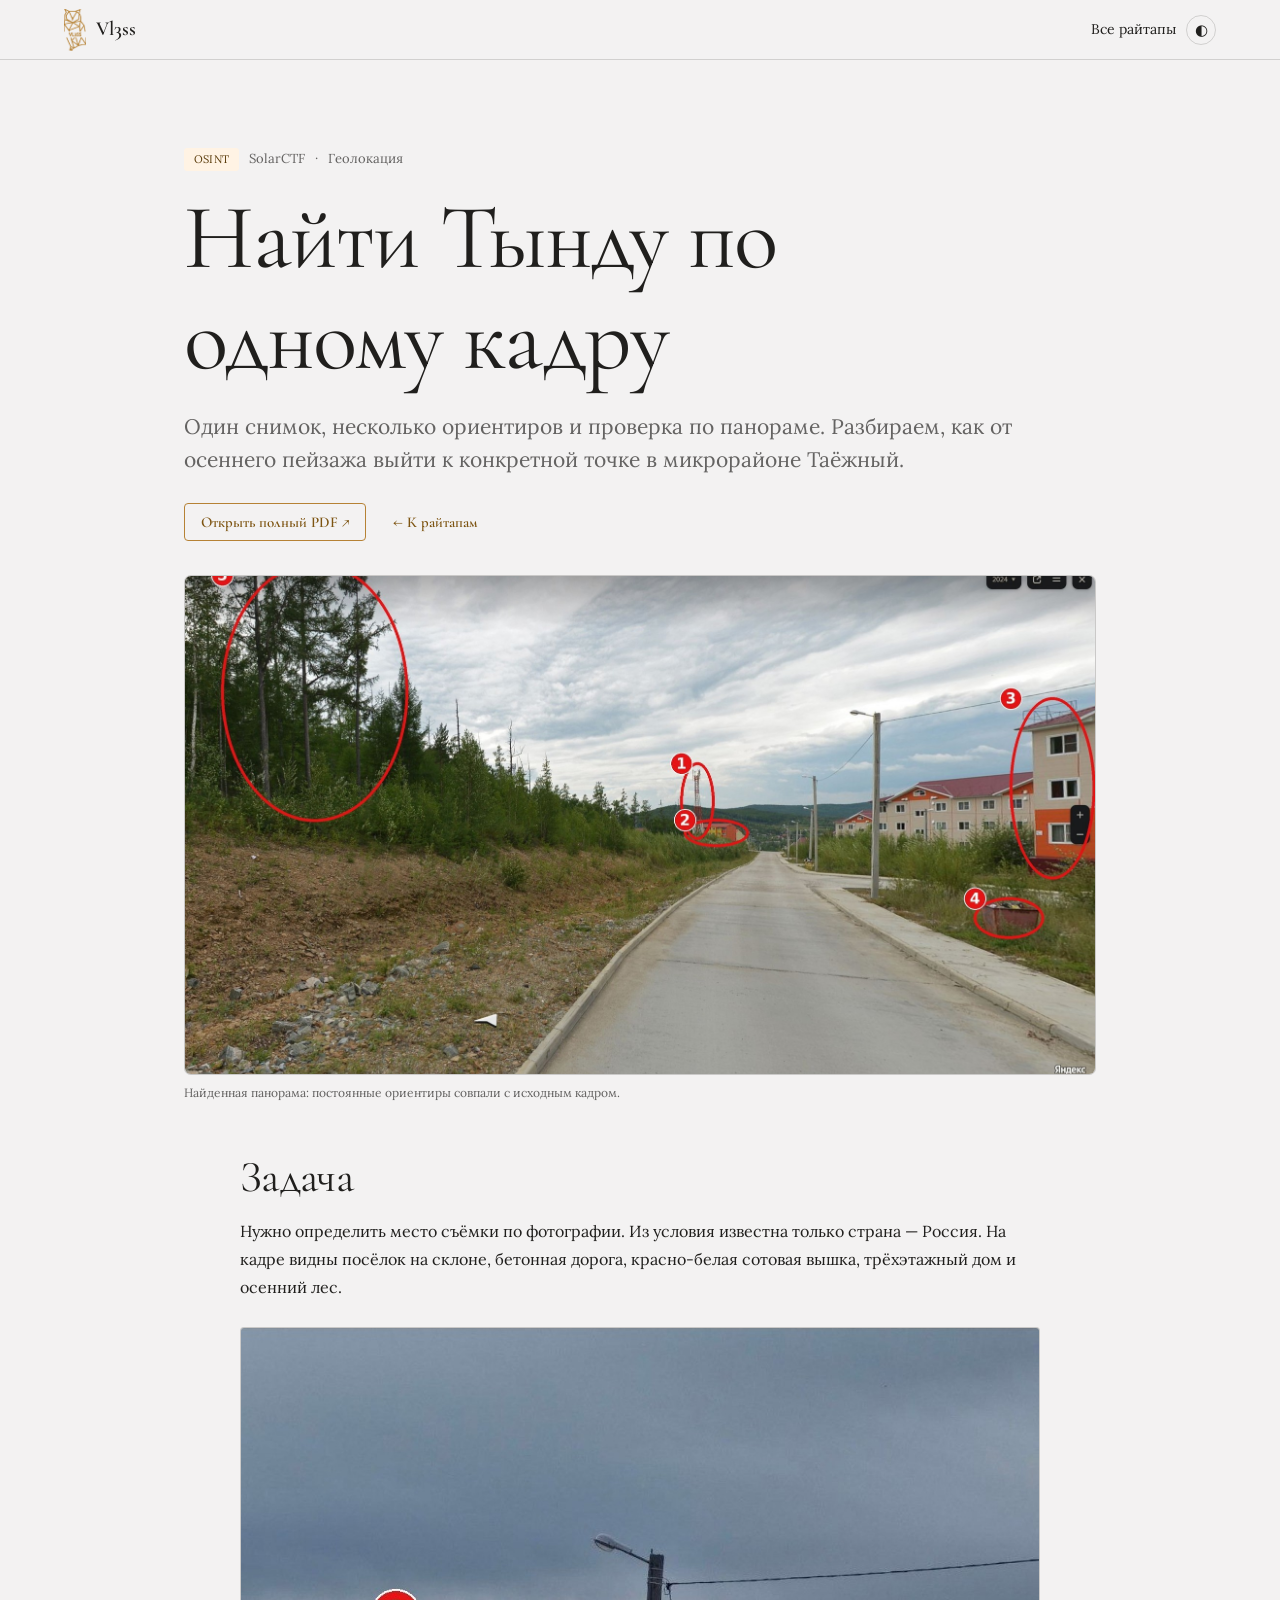
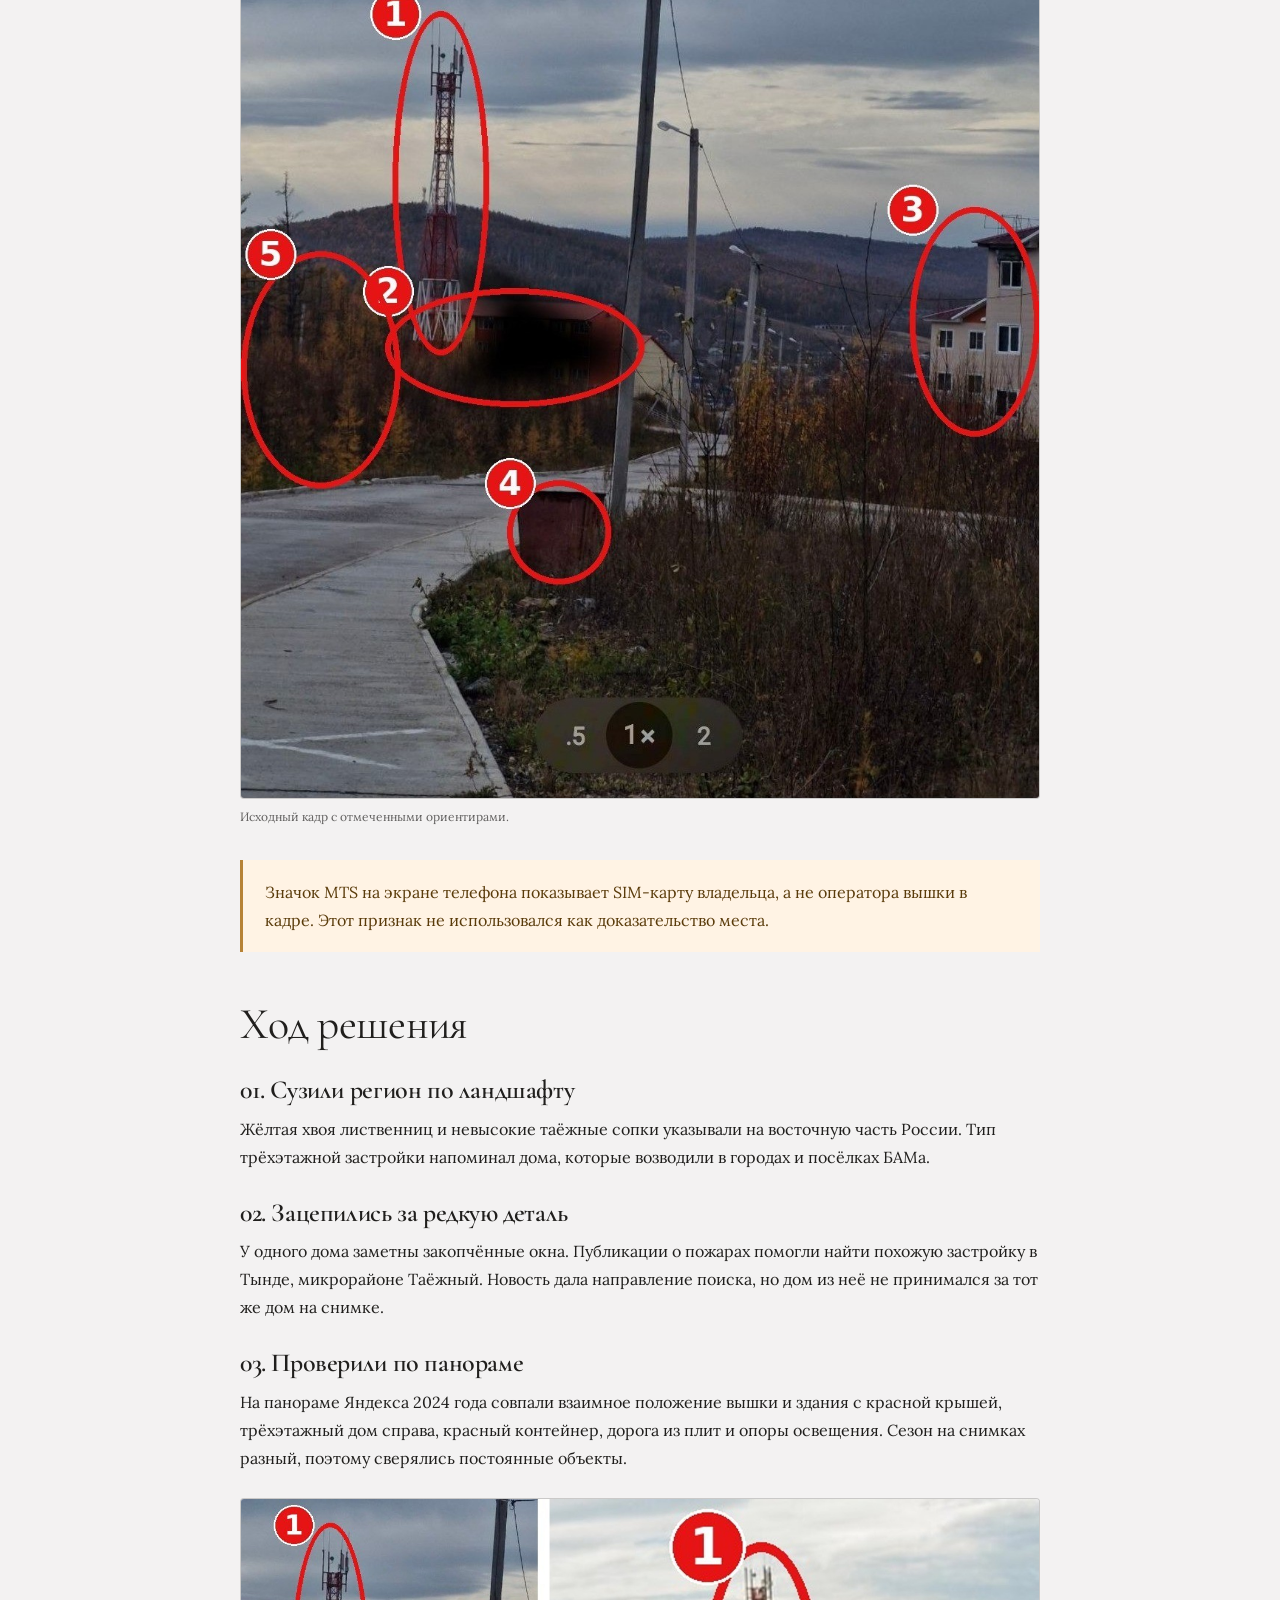
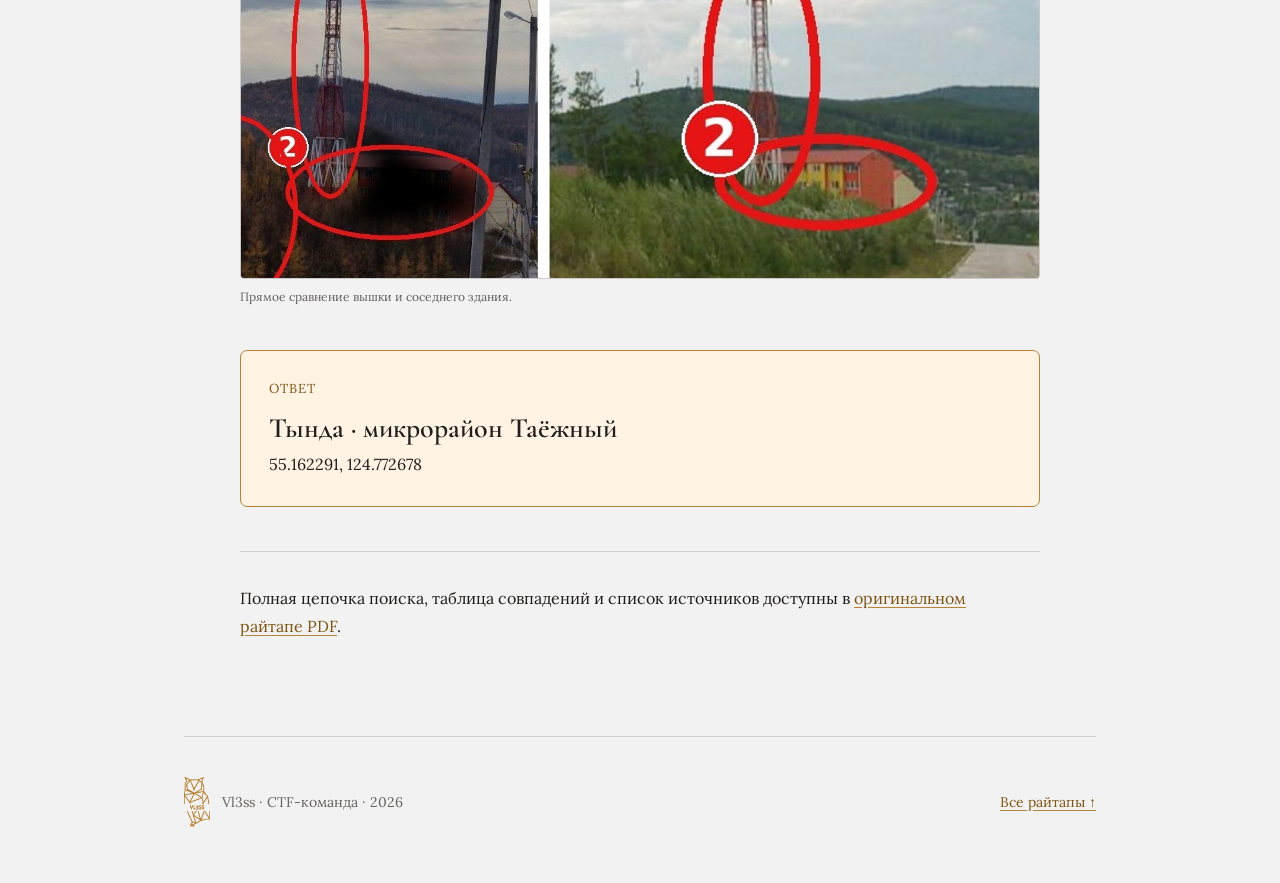
<file: docs/writeups/osint-tynda.html>
<!DOCTYPE html>
<html lang="ru">
<head>
  <meta charset="utf-8">
  <meta name="viewport" content="width=device-width, initial-scale=1">
  <title>Геолокация фотографии — SolarCTF · Vl3ss</title>
  <meta name="description" content="OSINT-райтап SolarCTF: как найти микрорайон Таёжный в Тынде по одной фотографии.">
  <link rel="preconnect" href="https://fonts.googleapis.com">
  <link rel="preconnect" href="https://fonts.gstatic.com" crossorigin>
  <link href="https://fonts.googleapis.com/css2?family=Cormorant+Garamond:wght@400;600&family=Lora:ital,wght@0,400;0,600;1,400&display=swap" rel="stylesheet">
  <link rel="icon" href="../assets/favicon.ico" sizes="any">
  <link rel="stylesheet" href="../style.css">
  <link rel="stylesheet" href="writeup.css">
</head>
<body>
<nav class="nav article-nav">
  <a class="nav-brand" href="../index.html"><span class="logo-mark" aria-hidden="true"></span>Vl3ss</a>
  <div class="nav-links"><a href="../index.html#writeups">Все райтапы</a><button class="theme-toggle" id="themeToggle" type="button" aria-label="Сменить тему">◐</button></div>
</nav>
<main class="article-main">
  <header class="article-hero">
    <div class="article-meta"><span class="tag tag-accent">OSINT</span><span>SolarCTF</span><span aria-hidden="true">·</span><span>Геолокация</span></div>
    <h1>Найти Тынду по одному кадру</h1>
    <p class="article-lead">Один снимок, несколько ориентиров и проверка по панораме. Разбираем, как от осеннего пейзажа выйти к конкретной точке в микрорайоне Таёжный.</p>
    <div class="article-actions"><a class="btn btn-primary" href="../assets/writeups/osint-tynda.pdf" target="_blank" rel="noopener">Открыть полный PDF ↗</a><a class="btn btn-ghost" href="../index.html#writeups">← К райтапам</a></div>
  </header>
  <figure class="article-cover"><img src="../assets/writeups/osint-panorama.jpg" alt="Панорама микрорайона Таёжный с отмеченными ориентирами"><figcaption>Найденная панорама: постоянные ориентиры совпали с исходным кадром.</figcaption></figure>
  <article class="article-body">
    <h2>Задача</h2>
    <p>Нужно определить место съёмки по фотографии. Из условия известна только страна — Россия. На кадре видны посёлок на склоне, бетонная дорога, красно-белая сотовая вышка, трёхэтажный дом и осенний лес.</p>
    <figure class="article-figure"><img src="../assets/writeups/osint-original.jpg" alt="Исходная фотография с пометками: вышка, дом, контейнер и лиственницы" loading="lazy"><figcaption>Исходный кадр с отмеченными ориентирами.</figcaption></figure>
    <div class="article-note"><p>Значок MTS на экране телефона показывает SIM-карту владельца, а не оператора вышки в кадре. Этот признак не использовался как доказательство места.</p></div>

    <h2>Ход решения</h2>
    <h3>01. Сузили регион по ландшафту</h3>
    <p>Жёлтая хвоя лиственниц и невысокие таёжные сопки указывали на восточную часть России. Тип трёхэтажной застройки напоминал дома, которые возводили в городах и посёлках БАМа.</p>
    <h3>02. Зацепились за редкую деталь</h3>
    <p>У одного дома заметны закопчённые окна. Публикации о пожарах помогли найти похожую застройку в Тынде, микрорайоне Таёжный. Новость дала направление поиска, но дом из неё не принимался за тот же дом на снимке.</p>
    <h3>03. Проверили по панораме</h3>
    <p>На панораме Яндекса 2024 года совпали взаимное положение вышки и здания с красной крышей, трёхэтажный дом справа, красный контейнер, дорога из плит и опоры освещения. Сезон на снимках разный, поэтому сверялись постоянные объекты.</p>
    <figure class="article-figure"><img src="../assets/writeups/osint-comparison.jpg" alt="Сравнение вышки и соседнего здания на исходном фото и панораме" loading="lazy"><figcaption>Прямое сравнение вышки и соседнего здания.</figcaption></figure>

    <div class="article-result"><span class="eyebrow">Ответ</span><strong>Тында · микрорайон Таёжный</strong><p>55.162291, 124.772678</p></div>
    <p class="article-end">Полная цепочка поиска, таблица совпадений и список источников доступны в <a href="../assets/writeups/osint-tynda.pdf" target="_blank" rel="noopener">оригинальном райтапе PDF</a>.</p>
  </article>
  <hr class="hr">
  <footer class="footer"><span class="footer-brand"><span class="logo-mark" aria-hidden="true"></span><span>Vl3ss · CTF-команда · <span id="year"></span></span></span><a href="../index.html#writeups">Все райтапы ↑</a></footer>
</main>
<script src="writeup.js"></script>
</body>
</html>
</file>
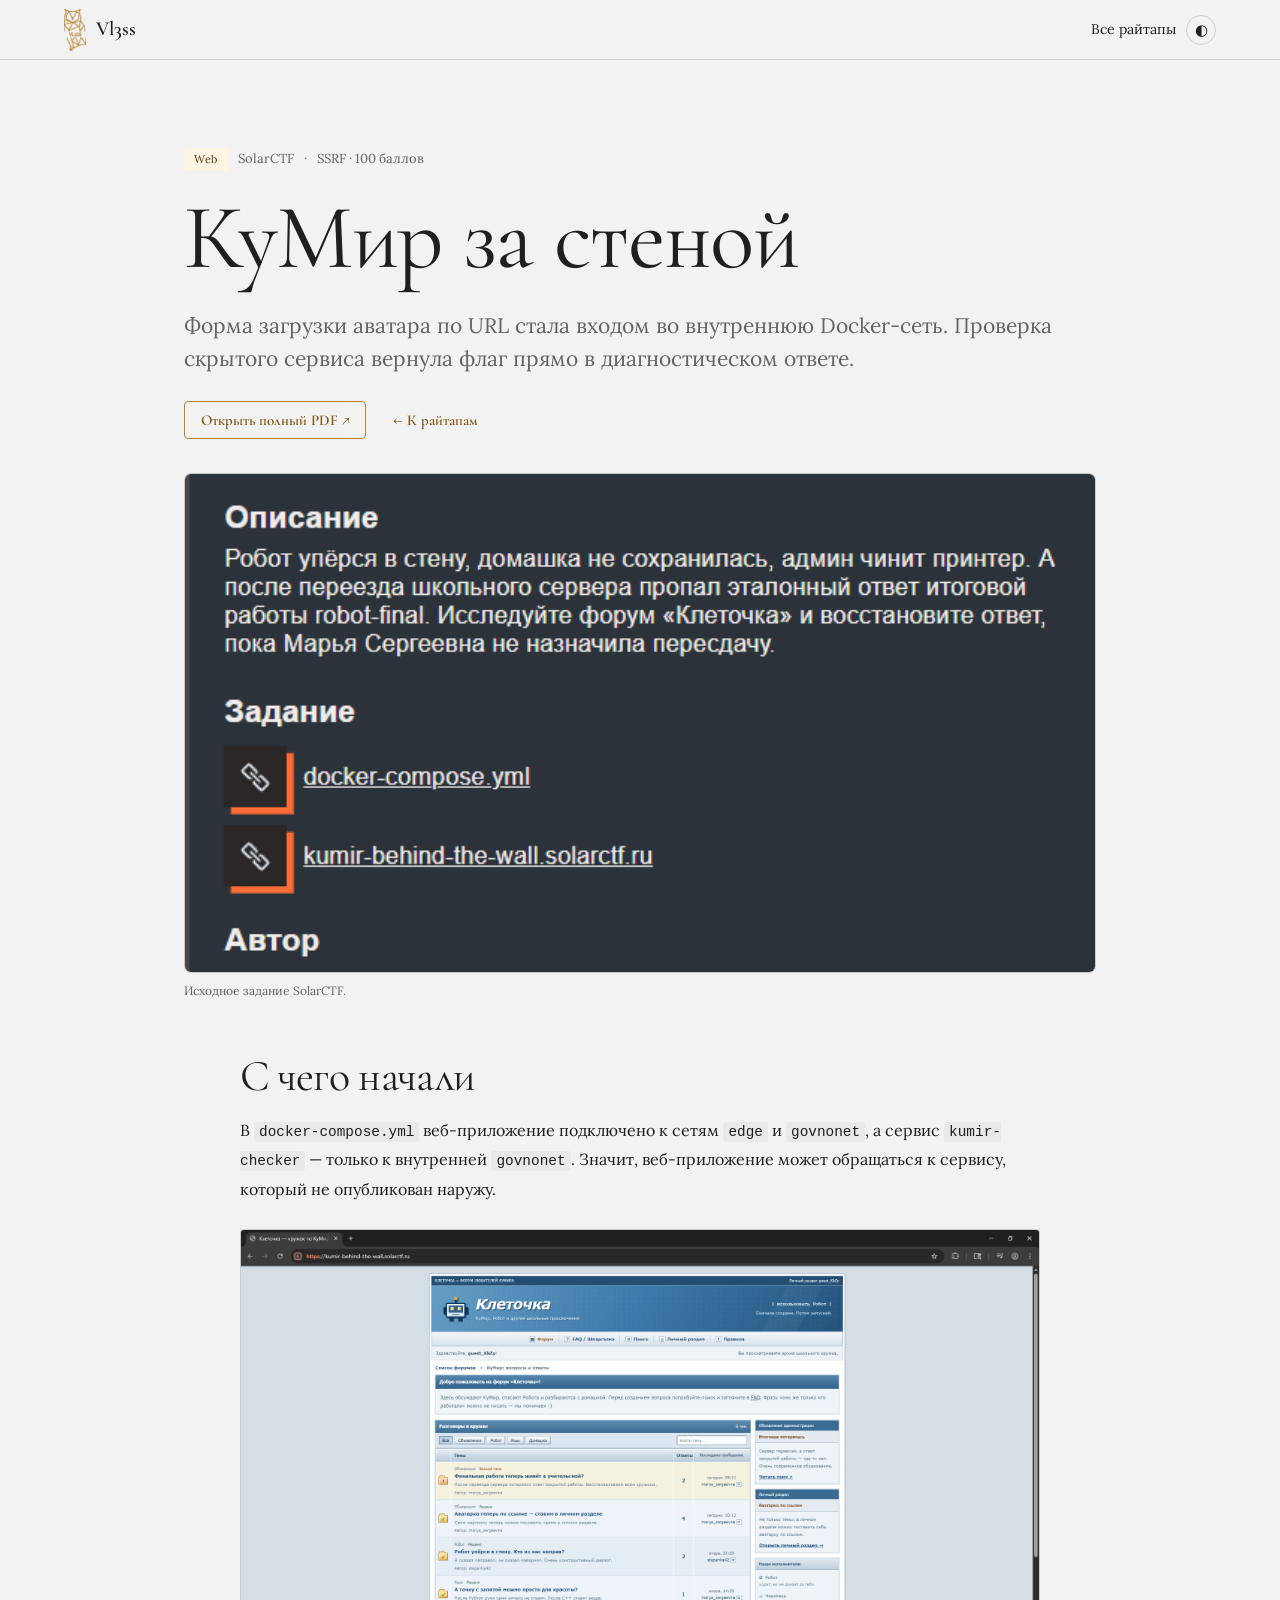
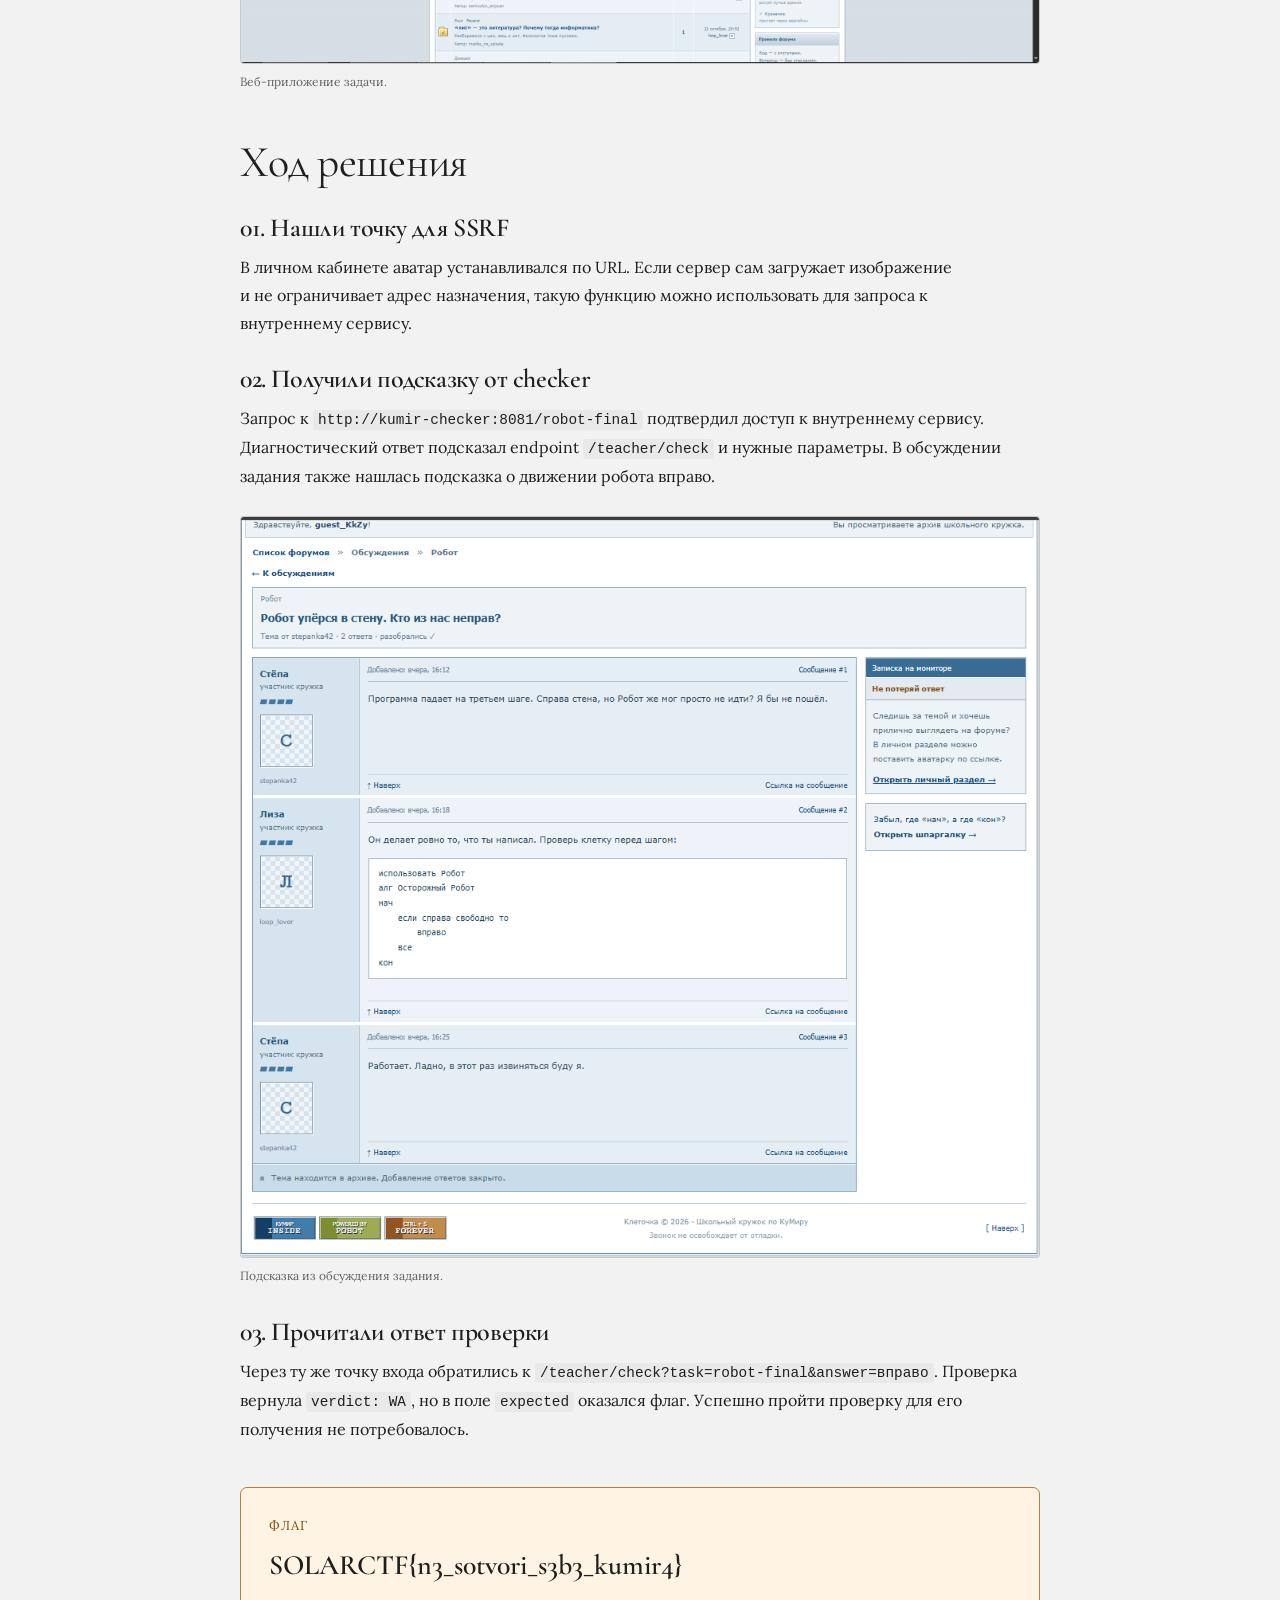
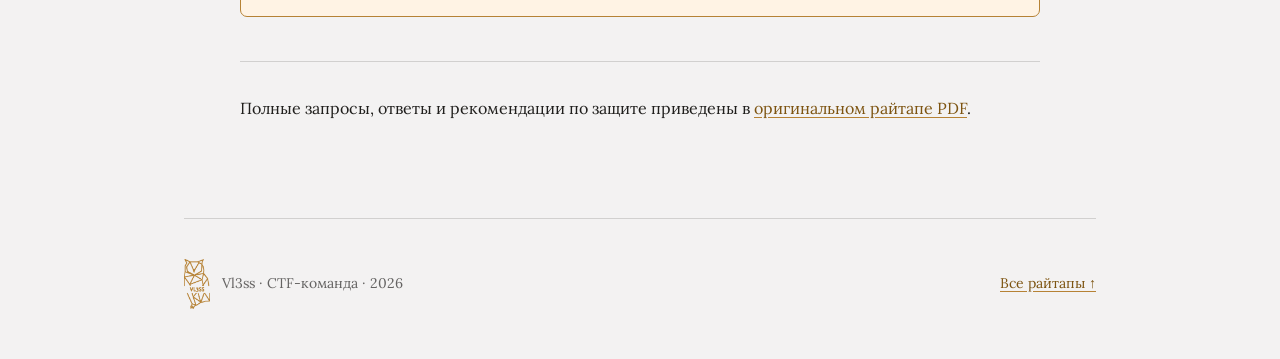
<file: docs/writeups/web-kumir.html>
<!DOCTYPE html>
<html lang="ru">
<head>
  <meta charset="utf-8">
  <meta name="viewport" content="width=device-width, initial-scale=1">
  <title>КуМир за стеной — SolarCTF · Vl3ss</title>
  <meta name="description" content="Web-райтап SolarCTF: SSRF через загрузку аватара и доступ к внутреннему Docker-сервису.">
  <link rel="preconnect" href="https://fonts.googleapis.com">
  <link rel="preconnect" href="https://fonts.gstatic.com" crossorigin>
  <link href="https://fonts.googleapis.com/css2?family=Cormorant+Garamond:wght@400;600&family=Lora:ital,wght@0,400;0,600;1,400&display=swap" rel="stylesheet">
  <link rel="icon" href="../assets/favicon.ico" sizes="any">
  <link rel="stylesheet" href="../style.css">
  <link rel="stylesheet" href="writeup.css">
</head>
<body>
<nav class="nav article-nav">
  <a class="nav-brand" href="../index.html"><span class="logo-mark" aria-hidden="true"></span>Vl3ss</a>
  <div class="nav-links"><a href="../index.html#writeups">Все райтапы</a><button class="theme-toggle" id="themeToggle" type="button" aria-label="Сменить тему">◐</button></div>
</nav>
<main class="article-main">
  <header class="article-hero">
    <div class="article-meta"><span class="tag tag-accent">Web</span><span>SolarCTF</span><span aria-hidden="true">·</span><span>SSRF · 100 баллов</span></div>
    <h1>КуМир за стеной</h1>
    <p class="article-lead">Форма загрузки аватара по URL стала входом во внутреннюю Docker-сеть. Проверка скрытого сервиса вернула флаг прямо в диагностическом ответе.</p>
    <div class="article-actions"><a class="btn btn-primary" href="../assets/writeups/web-kumir.pdf" target="_blank" rel="noopener">Открыть полный PDF ↗</a><a class="btn btn-ghost" href="../index.html#writeups">← К райтапам</a></div>
  </header>
  <figure class="article-cover"><img src="../assets/writeups/web-task.png" alt="Скриншот задания «КуМир за стеной»"><figcaption>Исходное задание SolarCTF.</figcaption></figure>
  <article class="article-body">
    <h2>С чего начали</h2>
    <p>В <code>docker-compose.yml</code> веб-приложение подключено к сетям <code>edge</code> и <code>govnonet</code>, а сервис <code>kumir-checker</code> — только к внутренней <code>govnonet</code>. Значит, веб-приложение может обращаться к сервису, который не опубликован наружу.</p>
    <figure class="article-figure"><img src="../assets/writeups/web-site.png" alt="Скриншот сайта из задания" loading="lazy"><figcaption>Веб-приложение задачи.</figcaption></figure>

    <h2>Ход решения</h2>
    <h3>01. Нашли точку для SSRF</h3>
    <p>В личном кабинете аватар устанавливался по URL. Если сервер сам загружает изображение и не ограничивает адрес назначения, такую функцию можно использовать для запроса к внутреннему сервису.</p>
    <h3>02. Получили подсказку от checker</h3>
    <p>Запрос к <code>http://kumir-checker:8081/robot-final</code> подтвердил доступ к внутреннему сервису. Диагностический ответ подсказал endpoint <code>/teacher/check</code> и нужные параметры. В обсуждении задания также нашлась подсказка о движении робота вправо.</p>
    <figure class="article-figure"><img src="../assets/writeups/web-hint.png" alt="Скриншот обсуждения с подсказкой к задаче" loading="lazy"><figcaption>Подсказка из обсуждения задания.</figcaption></figure>
    <h3>03. Прочитали ответ проверки</h3>
    <p>Через ту же точку входа обратились к <code>/teacher/check?task=robot-final&amp;answer=вправо</code>. Проверка вернула <code>verdict: WA</code>, но в поле <code>expected</code> оказался флаг. Успешно пройти проверку для его получения не потребовалось.</p>

    <div class="article-result"><span class="eyebrow">Флаг</span><strong>SOLARCTF{n3_s0tv0ri_s3b3_kumir4}</strong></div>
    <p class="article-end">Полные запросы, ответы и рекомендации по защите приведены в <a href="../assets/writeups/web-kumir.pdf" target="_blank" rel="noopener">оригинальном райтапе PDF</a>.</p>
  </article>
  <hr class="hr">
  <footer class="footer"><span class="footer-brand"><span class="logo-mark" aria-hidden="true"></span><span>Vl3ss · CTF-команда · <span id="year"></span></span></span><a href="../index.html#writeups">Все райтапы ↑</a></footer>
</main>
<script src="writeup.js"></script>
</body>
</html>
</file>
<file: style.css>
:root {
  --color-bg: #f3f2f2;
  --color-surface: #eae9e9;
  --color-text: #201f1d;
  --color-accent: #b68235;
  --color-accent-strong: #7d5411;
  --color-accent-soft: #fff3e4;
  --color-accent-ink: #5a3b0a;
  --color-neutral-soft: #f8f4f4;
  --color-neutral-ink: #444141;
  --color-divider: color-mix(in srgb, var(--color-text) 16%, transparent);
  --color-muted: color-mix(in srgb, var(--color-text) 68%, transparent);

  --font-heading: "Cormorant Garamond", Georgia, serif;
  --font-body: "Lora", Georgia, serif;

  --radius-md: 4px;
  --radius-lg: 7px;
  --shadow-md: 0 3px 10px color-mix(in srgb, #2d2b2b 16%, transparent);
  --shadow-lg: 0 12px 32px color-mix(in srgb, #2d2b2b 22%, transparent);
  --gutter: clamp(16px, 5vw, 72px);
  color-scheme: light;
}

@media (prefers-color-scheme: dark) {
  :root:not([data-theme="light"]) {
    --color-bg: #1a1917;
    --color-surface: #24221f;
    --color-text: #ece8e1;
    --color-accent: #d6a45c;
    --color-accent-strong: #e7bd7e;
    --color-accent-soft: #3a2a14;
    --color-accent-ink: #f5d7a6;
    --color-neutral-soft: #2d2b28;
    --color-neutral-ink: #d7d3d3;
    color-scheme: dark;
  }
}
:root[data-theme="dark"] {
  --color-bg: #1a1917;
  --color-surface: #24221f;
  --color-text: #ece8e1;
  --color-accent: #d6a45c;
  --color-accent-strong: #e7bd7e;
  --color-accent-soft: #3a2a14;
  --color-accent-ink: #f5d7a6;
  --color-neutral-soft: #2d2b28;
  --color-neutral-ink: #d7d3d3;
  color-scheme: dark;
}

*, *::before, *::after { box-sizing: border-box; }
html { scroll-behavior: smooth; scroll-padding-top: 76px; }
body {
  margin: 0;
  background: var(--color-bg);
  color: var(--color-text);
  font-family: var(--font-body);
  font-size: 15px;
  line-height: 1.55;
  text-wrap: pretty;
  transition: background .3s, color .3s;
}
h1, h2, h3 { font-family: var(--font-heading); font-weight: 400; line-height: 1.1; letter-spacing: -0.015em; margin: 0; }
p { margin: 0; }
a { color: var(--color-accent-strong); text-decoration-color: var(--color-accent); text-underline-offset: 3px; }
a:hover { color: var(--color-accent); }
:focus { outline: none; }
:focus-visible { outline: 2px solid var(--color-accent); outline-offset: 2px; }
::selection { background: color-mix(in srgb, var(--color-accent) 30%, transparent); }

.hr { height: 1px; border: 0; margin: 0; background: var(--color-divider); }
.eyebrow {
  display: block; font-size: 13px; letter-spacing: .08em; text-transform: uppercase;
  color: var(--color-accent-strong); margin-bottom: 12px;
}

/* ---------- Кнопки, теги ---------- */
.btn {
  display: inline-flex; align-items: center; justify-content: center; gap: 6px;
  cursor: pointer; text-decoration: none;
  font-family: var(--font-heading); font-weight: 600; font-size: 15px; line-height: 1.2;
  color: var(--color-text); background: transparent;
  border: 1px solid transparent; border-radius: var(--radius-md);
  padding: 9px 16px; transition: background .2s, border-color .2s;
}
.btn-primary { color: var(--color-accent-strong); border-color: var(--color-accent); }
.btn-primary:hover { background: color-mix(in srgb, var(--color-accent) 12%, transparent); }
.btn-ghost { color: var(--color-accent-strong); }
.btn-ghost:hover { background: color-mix(in srgb, var(--color-accent) 10%, transparent); }

.tag {
  display: inline-flex; align-items: center; font-size: 11px; letter-spacing: .02em;
  padding: 3px 10px; border-radius: 3px; white-space: nowrap;
  transition: background .2s ease, border-color .2s ease, color .2s ease;
}
.tag-accent { background: var(--color-accent-soft); color: var(--color-accent-ink); }
.tag-neutral { background: var(--color-neutral-soft); color: var(--color-neutral-ink); }
.tag-outline { border: 1px solid var(--color-accent); color: var(--color-accent-strong); }

/* ---------- Навигация ---------- */
.nav {
  position: sticky; top: 0; z-index: 10;
  display: flex; flex-wrap: wrap; align-items: center; gap: 8px 24px;
  padding: 14px var(--gutter);
  border-bottom: 1px solid var(--color-divider);
  background: color-mix(in srgb, var(--color-bg) 88%, transparent);
  backdrop-filter: blur(8px);
}
.nav-brand {
  font-family: var(--font-heading); font-weight: 600; font-size: 20px;
  color: var(--color-text); text-decoration: none; margin-right: auto;
}
.nav-links { display: flex; flex-wrap: wrap; align-items: center; gap: 4px 20px; }
.nav-links a { color: inherit; text-decoration: none; font-size: 14px; white-space: nowrap; }
.nav-links a:hover, .nav-links a.active { color: var(--color-accent); }
.theme-toggle {
  background: none; border: 1px solid var(--color-divider); border-radius: 50%;
  width: 30px; height: 30px; cursor: pointer; color: var(--color-text); font-size: 15px;
  transition: border-color .2s ease, color .2s ease, transform .2s ease;
}
.theme-toggle:hover { border-color: var(--color-accent); color: var(--color-accent); transform: rotate(18deg); }

main { max-width: 1200px; margin: 0 auto; padding: 0 var(--gutter); }

/* ---------- Hero ---------- */
.hero { padding: clamp(64px, 10vw, 120px) 0 clamp(48px, 7vw, 84px); }
.hero-title { font-size: clamp(64px, 12vw, 148px); line-height: .95; margin-left: -.04em; }
.hero-lead { font-size: clamp(17px, 2vw, 20px); line-height: 1.6; max-width: 46ch; margin-top: 28px; }
.hero-actions { display: flex; flex-wrap: wrap; gap: 12px; margin-top: 32px; }

/* ---------- Цифры ---------- */
.stats {
  padding: 48px 0; display: grid; gap: 36px 28px;
  grid-template-columns: repeat(auto-fit, minmax(150px, 1fr));
}
.stat-value { font-family: var(--font-heading); font-size: clamp(44px, 5vw, 60px); line-height: 1; font-feature-settings: 'tnum' 1; }
.stat-value.accent { color: var(--color-accent); }
.stat-label { font-size: 13px; letter-spacing: .08em; text-transform: uppercase; color: var(--color-muted); margin-top: 12px; }

/* ---------- Секции ---------- */
.section { padding: clamp(56px, 8vw, 96px) 0; scroll-margin-top: 60px; }
.section h2 { font-size: clamp(34px, 4vw, 48px); margin-bottom: 36px; }
.section-head { display: flex; flex-wrap: wrap; align-items: end; justify-content: space-between; gap: 16px 20px; margin-bottom: 36px; }
.section-head h2 { margin: 0; }
.filters { display: flex; flex-wrap: wrap; gap: 6px; }
.filters .btn { padding: 6px 12px; font-size: 14px; }

/* ---------- Карточки участников ---------- */
.team-grid {
  display: grid; gap: 24px;
  grid-template-columns: repeat(auto-fill, minmax(min(100%, 340px), 1fr));
}
.card {
  display: flex; flex-direction: column; gap: 16px; padding: 28px;
  border: 1px solid var(--color-divider); border-radius: var(--radius-md);
  background: transparent; color: var(--color-text); cursor: pointer;
  transition: border-color .3s ease, box-shadow .3s ease, transform .3s cubic-bezier(.22,.61,.36,1), opacity .3s ease;
}
.card:hover { border-color: var(--color-accent); box-shadow: var(--shadow-md); transform: translateY(-3px); }
.card:active { transform: translateY(-1px); transition-duration: .1s; }
.card:focus-visible { outline: 2px solid var(--color-accent); outline-offset: 3px; border-color: var(--color-accent); }
.card.is-hidden { display: none; }
.card-top { display: flex; align-items: center; gap: 16px; }
.avatar {
  flex: none; width: 56px; height: 56px; border-radius: 50%;
  display: grid; place-items: center;
  font-family: var(--font-heading); font-size: 24px; font-weight: 600;
  color: var(--color-accent-strong);
  border: 1px solid var(--color-accent);
  background: var(--color-accent-soft);
}
.card-kicker { font-size: 10px; letter-spacing: .1em; text-transform: uppercase; color: var(--color-accent-strong); }
.card-title { font-size: 30px; word-break: break-word; }
.card-title .placeholder { color: var(--color-muted); }
.tags { display: flex; flex-wrap: wrap; gap: 8px; }
.card-bio { font-size: 14px; line-height: 1.65; color: var(--color-muted); }
.card-block h4 {
  margin: 0 0 8px; font-family: var(--font-body); font-weight: 400;
  font-size: 11px; letter-spacing: .1em; text-transform: uppercase; color: var(--color-muted);
}
.card-list { list-style: none; margin: 0; padding: 0; display: grid; gap: 6px; font-size: 14px; }
.card-list li { position: relative; padding-left: 16px; line-height: 1.45; }
.card-list li::before { content: ''; position: absolute; left: 0; top: .6em; width: 6px; height: 1px; background: var(--color-accent); }
.card-foot {
  display: flex; flex-wrap: wrap; align-items: center; gap: 8px 20px;
  margin-top: auto; padding-top: 16px; border-top: 1px solid var(--color-divider); font-size: 15px;
}
.card-foot .more { margin-left: auto; padding: 4px 8px; font-size: 14px; }
.resume-link {
  display: inline-flex; align-items: center; gap: 7px;
  font-family: var(--font-heading); font-weight: 600; font-size: 14px; line-height: 1;
  color: var(--color-accent-ink); text-decoration: none;
  padding: 7px 14px; border: 1px solid var(--color-accent); border-radius: 999px;
  background: var(--color-accent-soft);
  transition: background .2s, transform .2s, box-shadow .2s;
}
.resume-link:hover {
  color: var(--color-accent-ink);
  background: color-mix(in srgb, var(--color-accent) 22%, transparent);
  transform: translateY(-1px); box-shadow: var(--shadow-md);
}
.resume-link .resume-ico { color: var(--color-accent-strong); font-size: 13px; }

/* ---------- Таблица результатов ---------- */
.table-wrap { overflow-x: auto; -webkit-overflow-scrolling: touch; }
.results { min-width: 420px; border-top: 1px solid var(--color-text); font-feature-settings: 'tnum' 1; }
.results .row {
  display: grid; grid-template-columns: minmax(0, 1fr) 100px 120px;
  gap: 24px; align-items: center; padding: 16px 4px;
  border-bottom: 1px solid var(--color-divider); font-size: 15px;
  transition: background .2s ease;
}
.results .row:not(.head):hover { background: var(--color-accent-soft); }
.results .head { padding: 12px 4px; border-bottom-color: var(--color-text); font-size: 13px; letter-spacing: .08em; text-transform: uppercase; color: var(--color-muted); }
.results .name { font-family: var(--font-heading); font-size: 20px; }
.results .num { text-align: right; font-variant-numeric: tabular-nums; }
.results .place { font-family: var(--font-heading); font-size: 22px; color: var(--color-accent); }
.results .place-total { color: var(--color-muted); font-size: 14px; }
.results .empty { padding: 28px 0; color: var(--color-muted); font-style: italic; }

/* ---------- Достижения ---------- */
.ach-grid { display: grid; gap: 0 40px; grid-template-columns: repeat(auto-fit, minmax(min(100%, 240px), 1fr)); margin-top: -16px; }
.ach-col { padding: 24px 0; border-top: 1px solid var(--color-divider); }
.ach-item { margin-top: 18px; }
.ach-item p:first-child { font-family: var(--font-heading); font-size: 21px; line-height: 1.25; }
.ach-item p + p { font-size: 14px; color: var(--color-muted); margin-top: 4px; }

/* ---------- Райтапы ---------- */
.writeup-grid { display: grid; gap: 24px; grid-template-columns: repeat(auto-fit, minmax(min(100%, 260px), 1fr)); }
.writeup { gap: 12px; padding: 24px; text-decoration: none; }
.writeup:hover { color: var(--color-text); }
.writeup-top { display: flex; justify-content: space-between; align-items: center; gap: 12px; font-size: 13px; color: var(--color-muted); }
.writeup h3 { font-size: 24px; margin-top: 4px; }
.writeup p { font-size: 14px; line-height: 1.6; color: var(--color-muted); flex: 1; }
.writeup .read { color: var(--color-accent-strong); font-size: 15px; }

/* ---------- Контакты, футер ---------- */
.contact-lead { font-size: 17px; line-height: 1.6; max-width: 52ch; margin-top: -16px; }
.footer {
  padding: 40px 0 56px; display: flex; flex-wrap: wrap; justify-content: space-between; gap: 16px;
  font-size: 14px; color: var(--color-muted);
}
.footer-links { display: flex; flex-wrap: wrap; gap: 8px 24px; }

/* ---------- Диалог (подробное резюме) ---------- */
.dialog-backdrop {
  position: fixed; inset: 0; z-index: 50; display: grid; place-items: center; padding: 16px;
  background: color-mix(in srgb, #2d2b2b 55%, transparent);
  animation: fade .2s ease;
}
.dialog-backdrop[hidden] { display: none; }
.dialog {
  position: relative; width: min(620px, 100%); max-height: calc(100vh - 32px); overflow-y: auto;
  display: flex; flex-direction: column; gap: 20px;
  padding: clamp(24px, 4vw, 40px); border-radius: var(--radius-lg);
  background: var(--color-surface); border: 1px solid var(--color-divider); box-shadow: var(--shadow-lg);
  animation: rise .25s ease;
}
.dialog-close { position: absolute; top: 12px; right: 12px; width: 36px; height: 36px; padding: 0; }
.dialog .card-title { font-size: 40px; }
.dialog section + section { padding-top: 16px; border-top: 1px solid var(--color-divider); }
.timeline { list-style: none; margin: 0; padding: 0; display: grid; gap: 12px; }
.timeline li { display: grid; grid-template-columns: 64px 1fr; gap: 12px; font-size: 14px; }
.timeline .year { font-family: var(--font-heading); font-size: 18px; color: var(--color-accent-strong); line-height: 1.2; }

@keyframes fade { from { opacity: 0; } }
@keyframes rise { from { opacity: 0; transform: translateY(12px); } }

/* Появление при прокрутке */
.reveal { opacity: 0; transform: translateY(20px); transition: opacity .7s cubic-bezier(.22,.61,.36,1), transform .7s cubic-bezier(.22,.61,.36,1); will-change: opacity, transform; }
.reveal.visible { opacity: 1; transform: none; }
/* Лёгкий каскад появления внутри сеток */
.team-grid .card:nth-child(2), .ach-grid .reveal:nth-child(2), .writeup-grid .reveal:nth-child(2) { transition-delay: .08s; }
.team-grid .card:nth-child(3), .ach-grid .reveal:nth-child(3), .writeup-grid .reveal:nth-child(3) { transition-delay: .16s; }
.team-grid .card:nth-child(4), .ach-grid .reveal:nth-child(4), .writeup-grid .reveal:nth-child(4) { transition-delay: .24s; }
@media (prefers-reduced-motion: reduce) {
  html { scroll-behavior: auto; }
  .reveal { opacity: 1; transform: none; transition: none; transition-delay: 0s !important; }
  .card:hover, .card:active { transform: none; }
  .theme-toggle:hover { transform: none; }
}
</file>
<file: docs/style.css>
:root {
  --color-bg: #f3f2f2;
  --color-surface: #eae9e9;
  --color-text: #201f1d;
  --color-accent: #b68235;
  --color-accent-strong: #7d5411;
  --color-accent-soft: #fff3e4;
  --color-accent-ink: #5a3b0a;
  --color-neutral-soft: #f8f4f4;
  --color-neutral-ink: #444141;
  --color-divider: color-mix(in srgb, var(--color-text) 16%, transparent);
  --color-muted: color-mix(in srgb, var(--color-text) 68%, transparent);

  --font-heading: "Cormorant Garamond", Georgia, serif;
  --font-body: "Lora", Georgia, serif;

  --radius-md: 4px;
  --radius-lg: 7px;
  --shadow-md: 0 3px 10px color-mix(in srgb, #2d2b2b 16%, transparent);
  --shadow-lg: 0 12px 32px color-mix(in srgb, #2d2b2b 22%, transparent);
  --gutter: clamp(16px, 5vw, 72px);
  color-scheme: light;
}

@media (prefers-color-scheme: dark) {
  :root:not([data-theme="light"]) {
    --color-bg: #1a1917;
    --color-surface: #24221f;
    --color-text: #ece8e1;
    --color-accent: #d6a45c;
    --color-accent-strong: #e7bd7e;
    --color-accent-soft: #3a2a14;
    --color-accent-ink: #f5d7a6;
    --color-neutral-soft: #2d2b28;
    --color-neutral-ink: #d7d3d3;
    color-scheme: dark;
  }
}
:root[data-theme="dark"] {
  --color-bg: #1a1917;
  --color-surface: #24221f;
  --color-text: #ece8e1;
  --color-accent: #d6a45c;
  --color-accent-strong: #e7bd7e;
  --color-accent-soft: #3a2a14;
  --color-accent-ink: #f5d7a6;
  --color-neutral-soft: #2d2b28;
  --color-neutral-ink: #d7d3d3;
  color-scheme: dark;
}

*, *::before, *::after { box-sizing: border-box; }
html { scroll-behavior: smooth; scroll-padding-top: 76px; }
body {
  margin: 0;
  background: var(--color-bg);
  color: var(--color-text);
  font-family: var(--font-body);
  font-size: 15px;
  line-height: 1.55;
  text-wrap: pretty;
  transition: background .3s, color .3s;
}
h1, h2, h3 { font-family: var(--font-heading); font-weight: 400; line-height: 1.1; letter-spacing: -0.015em; margin: 0; }
p { margin: 0; }
a { color: var(--color-accent-strong); text-decoration-color: var(--color-accent); text-underline-offset: 3px; }
a:hover { color: var(--color-accent); }
:focus { outline: none; }
:focus-visible { outline: 2px solid var(--color-accent); outline-offset: 2px; }
::selection { background: color-mix(in srgb, var(--color-accent) 30%, transparent); }

.hr { height: 1px; border: 0; margin: 0; background: var(--color-divider); }
.eyebrow {
  display: block; font-size: 13px; letter-spacing: .08em; text-transform: uppercase;
  color: var(--color-accent-strong); margin-bottom: 12px;
}

/* ---------- Кнопки, теги ---------- */
.btn {
  display: inline-flex; align-items: center; justify-content: center; gap: 6px;
  cursor: pointer; text-decoration: none;
  font-family: var(--font-heading); font-weight: 600; font-size: 15px; line-height: 1.2;
  color: var(--color-text); background: transparent;
  border: 1px solid transparent; border-radius: var(--radius-md);
  padding: 9px 16px; transition: background .2s, border-color .2s;
}
.btn-primary { color: var(--color-accent-strong); border-color: var(--color-accent); }
.btn-primary:hover { background: color-mix(in srgb, var(--color-accent) 12%, transparent); }
.btn-ghost { color: var(--color-accent-strong); }
.btn-ghost:hover { background: color-mix(in srgb, var(--color-accent) 10%, transparent); }

.tag {
  display: inline-flex; align-items: center; font-size: 11px; letter-spacing: .02em;
  padding: 3px 10px; border-radius: 3px; white-space: nowrap;
  transition: background .2s ease, border-color .2s ease, color .2s ease;
}
.tag-accent { background: var(--color-accent-soft); color: var(--color-accent-ink); }
.tag-neutral { background: var(--color-neutral-soft); color: var(--color-neutral-ink); }
.tag-outline { border: 1px solid var(--color-accent); color: var(--color-accent-strong); }

/* ---------- Навигация ---------- */
.nav {
  position: sticky; top: 0; z-index: 10;
  display: flex; flex-wrap: wrap; align-items: center; gap: 8px 24px;
  padding: 14px var(--gutter);
  border-bottom: 1px solid var(--color-divider);
  background: color-mix(in srgb, var(--color-bg) 88%, transparent);
  backdrop-filter: blur(8px);
}
.nav-brand {
  font-family: var(--font-heading); font-weight: 600; font-size: 20px;
  color: var(--color-text); text-decoration: none; margin-right: auto;
}
.nav-links { display: flex; flex-wrap: wrap; align-items: center; gap: 4px 20px; }
.nav-links a { color: inherit; text-decoration: none; font-size: 14px; white-space: nowrap; }
.nav-links a:hover, .nav-links a.active { color: var(--color-accent); }
.theme-toggle {
  background: none; border: 1px solid var(--color-divider); border-radius: 50%;
  width: 30px; height: 30px; cursor: pointer; color: var(--color-text); font-size: 15px;
  transition: border-color .2s ease, color .2s ease, transform .2s ease;
}
.theme-toggle:hover { border-color: var(--color-accent); color: var(--color-accent); transform: rotate(18deg); }

main { max-width: 1200px; margin: 0 auto; padding: 0 var(--gutter); }

/* ---------- Hero ---------- */
.hero { padding: clamp(64px, 10vw, 120px) 0 clamp(48px, 7vw, 84px); }
.hero-title { font-size: clamp(64px, 12vw, 148px); line-height: .95; margin-left: -.04em; }
.hero-lead { max-width: 58ch; margin-top: 28px; display: grid; gap: 14px; }
.hero-lead p { margin: 0; font-size: clamp(17px, 2vw, 20px); line-height: 1.65; text-wrap: balance; }
.hero-lead p + p { font-size: clamp(15px, 1.7vw, 17px); color: var(--color-muted); }
.hero-actions { display: flex; flex-wrap: wrap; gap: 12px; margin-top: 32px; }

/* ---------- Цифры ---------- */
.stats {
  padding: 48px 0; display: grid; gap: 36px 28px;
  grid-template-columns: repeat(auto-fit, minmax(150px, 1fr));
}
.stat-value { font-family: var(--font-heading); font-size: clamp(44px, 5vw, 60px); line-height: 1; font-feature-settings: 'tnum' 1; }
.stat-value.accent { color: var(--color-accent); }
.stat-label { font-size: 13px; letter-spacing: .08em; text-transform: uppercase; color: var(--color-muted); margin-top: 12px; }

/* ---------- Секции ---------- */
.section { padding: clamp(56px, 8vw, 96px) 0; scroll-margin-top: 60px; }
.section h2 { font-size: clamp(34px, 4vw, 48px); margin-bottom: 36px; }
.section-head { display: flex; flex-wrap: wrap; align-items: end; justify-content: space-between; gap: 16px 20px; margin-bottom: 36px; }
.section-head h2 { margin: 0; }
.filters { display: flex; flex-wrap: wrap; gap: 6px; }
.filters .btn { padding: 6px 12px; font-size: 14px; }

/* ---------- Карточки участников ---------- */
.team-grid {
  display: grid; gap: 24px;
  grid-template-columns: repeat(auto-fill, minmax(min(100%, 340px), 1fr));
}
.card {
  display: flex; flex-direction: column; gap: 16px; padding: 28px;
  border: 1px solid var(--color-divider); border-radius: var(--radius-md);
  background: transparent; color: var(--color-text); cursor: pointer;
  transition: border-color .3s ease, box-shadow .3s ease, transform .3s cubic-bezier(.22,.61,.36,1), opacity .3s ease;
}
.card:hover { border-color: var(--color-accent); box-shadow: var(--shadow-md); transform: translateY(-3px); }
.card:active { transform: translateY(-1px); transition-duration: .1s; }
.card:focus-visible { outline: 2px solid var(--color-accent); outline-offset: 3px; border-color: var(--color-accent); }
.card.is-hidden { display: none; }
.card-top { display: flex; align-items: center; gap: 16px; }
.avatar {
  flex: none; width: 56px; height: 56px; border-radius: 50%;
  display: grid; place-items: center;
  font-family: var(--font-heading); font-size: 24px; font-weight: 600;
  color: var(--color-accent-strong);
  border: 1px solid var(--color-accent);
  background: var(--color-accent-soft);
}
.card-kicker {
  display: inline-block; padding: 3px 8px; margin-bottom: 5px;
  border: 1px solid var(--color-accent); border-radius: 3px;
  font-size: 10px; letter-spacing: .1em; text-transform: uppercase; color: var(--color-accent-strong);
}
.card-title { font-size: 30px; word-break: break-word; }
.card-title .placeholder { color: var(--color-muted); }
.tags { display: flex; flex-wrap: wrap; gap: 8px; }
.card-bio { font-size: 14px; line-height: 1.65; color: var(--color-muted); }
.card-block h4 {
  margin: 0 0 8px; font-family: var(--font-body); font-weight: 400;
  font-size: 11px; letter-spacing: .1em; text-transform: uppercase; color: var(--color-muted);
}
.card-list { list-style: none; margin: 0; padding: 0; display: grid; gap: 6px; font-size: 14px; }
.card-list li { position: relative; padding-left: 16px; line-height: 1.45; }
.card-list li::before { content: ''; position: absolute; left: 0; top: .6em; width: 6px; height: 1px; background: var(--color-accent); }
.card-foot {
  display: flex; flex-wrap: wrap; align-items: center; gap: 8px 20px;
  margin-top: auto; padding-top: 16px; border-top: 1px solid var(--color-divider); font-size: 15px;
}
.card-foot .more { margin-left: auto; padding: 4px 8px; font-size: 14px; }
.resume-link {
  display: inline-flex; align-items: center; gap: 7px;
  font-family: var(--font-heading); font-weight: 600; font-size: 14px; line-height: 1;
  color: var(--color-accent-ink); text-decoration: none;
  padding: 7px 14px; border: 1px solid var(--color-accent); border-radius: 999px;
  background: var(--color-accent-soft);
  transition: background .2s, transform .2s, box-shadow .2s;
}
.resume-link:hover {
  color: var(--color-accent-ink);
  background: color-mix(in srgb, var(--color-accent) 22%, transparent);
  transform: translateY(-1px); box-shadow: var(--shadow-md);
}
.resume-link .resume-ico { color: var(--color-accent-strong); font-size: 13px; }

/* ---------- Таблица результатов ---------- */
.table-wrap { overflow-x: auto; -webkit-overflow-scrolling: touch; }
.results { min-width: 420px; border-top: 1px solid var(--color-text); font-feature-settings: 'tnum' 1; }
.results .row {
  display: grid; grid-template-columns: minmax(0, 1fr) 100px 120px;
  gap: 24px; align-items: center; padding: 16px 4px;
  border-bottom: 1px solid var(--color-divider); font-size: 15px;
  transition: background .2s ease;
}
.results .row:not(.head):hover { background: var(--color-accent-soft); }
.results .head { padding: 12px 4px; border-bottom-color: var(--color-text); font-size: 13px; letter-spacing: .08em; text-transform: uppercase; color: var(--color-muted); }
.results .name { font-family: var(--font-heading); font-size: 20px; }
.results .num { text-align: right; font-variant-numeric: tabular-nums; }
.results .place { font-family: var(--font-heading); font-size: 22px; color: var(--color-accent); }
.results .place-total { color: var(--color-muted); font-size: 14px; }
.results .empty { padding: 28px 0; color: var(--color-muted); font-style: italic; }

.platform-card {
  display: flex; align-items: center; gap: 20px;
  margin-top: 28px; padding: 22px 26px;
  border: 1px solid var(--color-divider); border-radius: var(--radius-lg);
  background: var(--color-accent-soft); color: var(--color-text); text-decoration: none;
  transition: border-color .2s, box-shadow .2s, transform .2s;
}
.platform-card:hover { color: var(--color-text); border-color: var(--color-accent); box-shadow: var(--shadow-md); transform: translateY(-2px); }
.platform-card:focus-visible { outline: 2px solid var(--color-accent); outline-offset: 3px; }
.platform-card-mark {
  flex: none; display: grid; place-items: center;
  width: 54px; height: 54px; border: 1px solid var(--color-accent); border-radius: var(--radius-md);
  color: var(--color-accent-strong); font-family: var(--font-heading); font-size: 31px;
}
.platform-card-copy { display: grid; gap: 3px; min-width: 0; }
.platform-card-copy .eyebrow { margin: 0; font-size: 11px; }
.platform-card-copy strong { font-family: var(--font-heading); font-size: 27px; font-weight: 600; line-height: 1.1; }
.platform-card-copy > span:last-child { color: var(--color-muted); font-size: 14px; }
.platform-card-arrow { margin-left: auto; color: var(--color-accent-strong); font-size: 28px; }
@media (max-width: 480px) {
  .platform-card { gap: 14px; padding: 18px; }
  .platform-card-mark { width: 42px; height: 42px; font-size: 24px; }
  .platform-card-copy strong { font-size: 23px; }
  .platform-card-arrow { display: none; }
}

/* ---------- Достижения ---------- */
.ach-intro { max-width: 60ch; margin: -18px 0 28px; color: var(--color-muted); font-size: 16px; }
.ach-grid { display: grid; gap: 24px; grid-template-columns: repeat(3, minmax(0, 1fr)); }
.ach-card {
  display: flex; flex-direction: column; overflow: hidden;
  border: 1px solid var(--color-divider); border-radius: var(--radius-md);
  color: var(--color-text); text-decoration: none;
  transition: border-color .3s, box-shadow .3s, transform .3s cubic-bezier(.22,.61,.36,1);
}
.ach-card:hover { color: var(--color-text); border-color: var(--color-accent); box-shadow: var(--shadow-md); transform: translateY(-3px); }
.ach-card:focus-visible { outline: 2px solid var(--color-accent); outline-offset: 3px; }
.ach-preview { height: 205px; overflow: hidden; border-bottom: 1px solid var(--color-divider); background: var(--color-surface); }
.ach-preview img { display: block; width: 100%; height: 100%; object-fit: cover; object-position: center top; }
.ach-content { display: grid; flex: 1; grid-template-rows: minmax(58px, auto) minmax(66px, auto) auto; gap: 12px; padding: 22px 24px 24px; }
.ach-top { display: flex; align-items: center; justify-content: space-between; gap: 12px; min-height: 48px; padding: 10px 14px; font-size: 12px; }
.ach-top span:last-child { color: var(--color-muted); }
.ach-kind { color: var(--color-accent-strong); font-size: 11px; letter-spacing: .1em; text-transform: uppercase; }
.ach-content h3 { font-size: 26px; line-height: 1.12; overflow-wrap: anywhere; }
.ach-detail { color: var(--color-muted); font-size: 14px; line-height: 1.55; }
.ach-bottom { align-self: end; padding-top: 14px; border-top: 1px solid var(--color-divider); font-size: 13px; }
.ach-open { color: var(--color-accent-strong); font-weight: 600; white-space: nowrap; }
@media (max-width: 900px) { .ach-grid { grid-template-columns: repeat(2, minmax(0, 1fr)); } }
@media (max-width: 620px) {
  .ach-grid { grid-template-columns: 1fr; }
  .ach-content { grid-template-rows: none; }
}

/* ---------- Райтапы ---------- */
.writeups-intro { max-width: 62ch; margin: -18px 0 28px; color: var(--color-muted); font-size: 16px; }
.writeup-grid { display: grid; gap: 24px; grid-template-columns: repeat(3, minmax(0, 1fr)); }
.writeups-repo { margin-top: 20px; font-size: 14px; }
.youtube-card {
  display: flex; align-items: center; gap: 20px;
  width: 100%; margin-top: 28px; padding: 24px 28px;
  border: 1px solid var(--color-divider); border-radius: var(--radius-lg);
  background: #24221f; color: #f3f2f2; text-decoration: none;
}
.youtube-card:hover { color: #f3f2f2; box-shadow: var(--shadow-lg); }
.youtube-icon {
  flex: none; display: grid; place-items: center; width: 54px; height: 38px;
  border-radius: 11px; background: #e34840; color: #fff; font-size: 17px;
}
.youtube-copy { display: grid; gap: 4px; }
.youtube-copy strong { font-family: var(--font-heading); font-size: 29px; line-height: 1.1; font-weight: 600; }
.youtube-copy span { color: #c8c5c0; font-size: 13px; }
.youtube-copy .youtube-kicker { color: #e7bd7e; font-size: 11px; text-transform: uppercase; letter-spacing: .1em; }
.youtube-arrow { margin-left: auto; color: #e7bd7e; font-size: 28px; }
.writeup { display: block; padding: 0; overflow: hidden; text-decoration: none; }
.writeup-image { height: 190px; overflow: hidden; background: var(--color-surface); border-bottom: 1px solid var(--color-divider); }
.writeup-image img { display: block; width: 100%; height: 100%; object-fit: cover; transition: transform .4s ease; }
.writeup:hover .writeup-image img { transform: scale(1.04); }
.writeup-content { display: flex; flex-direction: column; gap: 13px; min-height: 250px; padding: 22px 24px 24px; }
.writeup:hover { color: var(--color-text); }
.writeup-top { display: flex; justify-content: space-between; align-items: center; gap: 12px; font-size: 13px; color: var(--color-muted); }
.writeup h3 { font-size: 27px; line-height: 1.06; }
.writeup p { font-size: 14px; line-height: 1.55; color: var(--color-muted); flex: 1; }
.writeup .read { color: var(--color-accent-strong); font-size: 14px; font-weight: 600; }
@media (max-width: 900px) { .writeup-grid { grid-template-columns: repeat(2, minmax(0, 1fr)); } }
@media (max-width: 620px) { .writeup-grid { grid-template-columns: 1fr; } .writeup-image { height: 220px; } }
@media (max-width: 480px) {
  .youtube-card { gap: 12px; padding: 18px; }
  .youtube-icon { width: 42px; height: 32px; font-size: 14px; }
  .youtube-copy strong { font-size: 22px; }
  .youtube-arrow { display: none; }
}

/* ---------- Контакты, футер ---------- */
.contact-lead { font-size: 17px; line-height: 1.6; max-width: 52ch; margin-top: -16px; }
.footer { align-items: center;
  padding: 40px 0 56px; display: flex; flex-wrap: wrap; justify-content: space-between; gap: 16px;
  font-size: 14px; color: var(--color-muted);
}
.footer-links { display: flex; flex-wrap: wrap; gap: 8px 24px; }

/* ---------- Диалог (подробное резюме) ---------- */
.dialog-backdrop {
  position: fixed; inset: 0; z-index: 50; display: grid; place-items: center; padding: 16px;
  background: color-mix(in srgb, #2d2b2b 55%, transparent);
  animation: fade .2s ease;
}
.dialog-backdrop[hidden] { display: none; }
.dialog {
  position: relative; width: min(880px, 100%); max-height: calc(100vh - 32px); overflow-y: auto;
  display: flex; flex-direction: column; gap: 20px;
  padding: clamp(24px, 4vw, 40px); border-radius: var(--radius-lg);
  background: var(--color-surface); border: 1px solid var(--color-divider); box-shadow: var(--shadow-lg);
  animation: rise .25s ease;
}
.dialog-close { position: absolute; top: 12px; right: 12px; width: 36px; height: 36px; padding: 0; }
.dialog .card-title { font-size: 40px; }
.dialog section + section { padding-top: 16px; border-top: 1px solid var(--color-divider); }
.timeline { list-style: none; margin: 0; padding: 0; display: grid; gap: 12px; }
.timeline li { display: grid; grid-template-columns: 64px 1fr; gap: 12px; font-size: 14px; }
.timeline .year { font-family: var(--font-heading); font-size: 18px; color: var(--color-accent-strong); line-height: 1.2; }

@keyframes fade { from { opacity: 0; } }
@keyframes rise { from { opacity: 0; transform: translateY(12px); } }

/* Появление при прокрутке */
.reveal { opacity: 0; transform: translateY(20px); transition: opacity .7s cubic-bezier(.22,.61,.36,1), transform .7s cubic-bezier(.22,.61,.36,1); will-change: opacity, transform; }
.reveal.visible { opacity: 1; transform: none; }
/* Лёгкий каскад появления внутри сеток */
.team-grid .card:nth-child(2), .ach-grid .reveal:nth-child(2), .writeup-grid .reveal:nth-child(2) { transition-delay: .08s; }
.team-grid .card:nth-child(3), .ach-grid .reveal:nth-child(3), .writeup-grid .reveal:nth-child(3) { transition-delay: .16s; }
.team-grid .card:nth-child(4), .ach-grid .reveal:nth-child(4), .writeup-grid .reveal:nth-child(4) { transition-delay: .24s; }
@media (prefers-reduced-motion: reduce) {
  html { scroll-behavior: auto; }
  .reveal { opacity: 1; transform: none; transition: none; transition-delay: 0s !important; }
  .card:hover, .card:active, .ach-card:hover, .platform-card:hover { transform: none; }
  .theme-toggle:hover { transform: none; }
}

/* ---------- Логотип ---------- */
.logo-mark, .hero-logo {
  display: inline-block; flex: none; background: currentColor;
  -webkit-mask: url("assets/logo.png") center / contain no-repeat;
          mask: url("assets/logo.png") center / contain no-repeat;
}
.nav-brand { display: inline-flex; align-items: center; gap: 10px; }
.nav-brand .logo-mark {
  width: 22px; height: 42px; margin: -6px 0; color: var(--color-accent);
  transition: color .2s ease, transform .3s ease;
}
.nav-brand:hover .logo-mark { color: var(--color-accent-strong); transform: translateY(-1px); }
.footer-brand { display: inline-flex; align-items: center; gap: 12px; }
.footer-brand .logo-mark { width: 26px; height: 50px; color: var(--color-accent); }

.hero { display: grid; grid-template-columns: minmax(0, 1fr) auto; align-items: center; gap: 0 clamp(32px, 6vw, 88px); }
.hero-body { grid-column: 1; grid-row: 1; min-width: 0; }
.hero-logo {
  grid-column: 2; grid-row: 1; justify-self: end;
  width: clamp(170px, 20vw, 250px); aspect-ratio: 179 / 343;
  color: var(--color-accent);
  filter: drop-shadow(0 10px 24px color-mix(in srgb, var(--color-accent) 22%, transparent));
  animation: rise .9s cubic-bezier(.22,.61,.36,1) both .1s;
}
@media (max-width: 760px) {
  .hero { grid-template-columns: 1fr; }
  .hero-logo { grid-row: auto; grid-column: 1; justify-self: start; width: 96px; margin-bottom: 28px; }
  .hero-body { grid-row: auto; }
}

/* ---------- Hack The Box ---------- */
.htb-link {
  display: inline-flex; align-items: center; gap: 7px;
  font-family: var(--font-heading); font-weight: 600; font-size: 14px; line-height: 1;
  color: var(--color-text); text-decoration: none;
  padding: 6px 14px 6px 10px; border: 1px solid var(--color-divider); border-radius: 999px;
  transition: border-color .2s, color .2s, transform .2s, box-shadow .2s;
}
.htb-link .htb-ico { width: 17px; height: 17px; color: var(--color-accent-strong); transition: transform .4s ease; }
.htb-link:hover { color: var(--color-accent-strong); border-color: var(--color-accent); transform: translateY(-1px); box-shadow: var(--shadow-md); }
.htb-link:hover .htb-ico { transform: rotate(60deg); }
@media (prefers-reduced-motion: reduce) {
  .hero-logo { animation: none; }
  .htb-link:hover, .htb-link:hover .htb-ico, .nav-brand:hover .logo-mark { transform: none; }
}
.nav-brand .logo-mark, .footer-brand .logo-mark { -webkit-mask-image: url("assets/logo-bold.png"); mask-image: url("assets/logo-bold.png"); }
</file>
<file: src/style.css>
:root {
  --color-bg: #f3f2f2;
  --color-surface: #eae9e9;
  --color-text: #201f1d;
  --color-accent: #b68235;
  --color-accent-strong: #7d5411;
  --color-accent-soft: #fff3e4;
  --color-accent-ink: #5a3b0a;
  --color-neutral-soft: #f8f4f4;
  --color-neutral-ink: #444141;
  --color-divider: color-mix(in srgb, var(--color-text) 16%, transparent);
  --color-muted: color-mix(in srgb, var(--color-text) 68%, transparent);

  --font-heading: "Cormorant Garamond", Georgia, serif;
  --font-body: "Lora", Georgia, serif;

  --radius-md: 4px;
  --radius-lg: 7px;
  --shadow-md: 0 3px 10px color-mix(in srgb, #2d2b2b 16%, transparent);
  --shadow-lg: 0 12px 32px color-mix(in srgb, #2d2b2b 22%, transparent);
  --gutter: clamp(16px, 5vw, 72px);
  color-scheme: light;
}

@media (prefers-color-scheme: dark) {
  :root:not([data-theme="light"]) {
    --color-bg: #1a1917;
    --color-surface: #24221f;
    --color-text: #ece8e1;
    --color-accent: #d6a45c;
    --color-accent-strong: #e7bd7e;
    --color-accent-soft: #3a2a14;
    --color-accent-ink: #f5d7a6;
    --color-neutral-soft: #2d2b28;
    --color-neutral-ink: #d7d3d3;
    color-scheme: dark;
  }
}
:root[data-theme="dark"] {
  --color-bg: #1a1917;
  --color-surface: #24221f;
  --color-text: #ece8e1;
  --color-accent: #d6a45c;
  --color-accent-strong: #e7bd7e;
  --color-accent-soft: #3a2a14;
  --color-accent-ink: #f5d7a6;
  --color-neutral-soft: #2d2b28;
  --color-neutral-ink: #d7d3d3;
  color-scheme: dark;
}

*, *::before, *::after { box-sizing: border-box; }
html { scroll-behavior: smooth; }
body {
  margin: 0;
  background: var(--color-bg);
  color: var(--color-text);
  font-family: var(--font-body);
  font-size: 15px;
  line-height: 1.55;
  text-wrap: pretty;
  transition: background .3s, color .3s;
}
h1, h2, h3 { font-family: var(--font-heading); font-weight: 400; line-height: 1.1; letter-spacing: -0.015em; margin: 0; }
p { margin: 0; }
a { color: var(--color-accent-strong); text-decoration-color: var(--color-accent); text-underline-offset: 3px; }
a:hover { color: var(--color-accent); }
:focus { outline: none; }
:focus-visible { outline: 2px solid var(--color-accent); outline-offset: 2px; }
::selection { background: color-mix(in srgb, var(--color-accent) 30%, transparent); }

.hr { height: 1px; border: 0; margin: 0; background: var(--color-divider); }
.eyebrow {
  display: block; font-size: 13px; letter-spacing: .08em; text-transform: uppercase;
  color: var(--color-accent-strong); margin-bottom: 12px;
}

/* ---------- Кнопки, теги ---------- */
.btn {
  display: inline-flex; align-items: center; justify-content: center; gap: 6px;
  cursor: pointer; text-decoration: none;
  font-family: var(--font-heading); font-weight: 600; font-size: 15px; line-height: 1.2;
  color: var(--color-text); background: transparent;
  border: 1px solid transparent; border-radius: var(--radius-md);
  padding: 9px 16px; transition: background .2s, border-color .2s;
}
.btn-primary { color: var(--color-accent-strong); border-color: var(--color-accent); }
.btn-primary:hover { background: color-mix(in srgb, var(--color-accent) 12%, transparent); }
.btn-ghost { color: var(--color-accent-strong); }
.btn-ghost:hover { background: color-mix(in srgb, var(--color-accent) 10%, transparent); }

.tag {
  display: inline-flex; align-items: center; font-size: 11px; letter-spacing: .02em;
  padding: 3px 10px; border-radius: 3px; white-space: nowrap;
}
.tag-accent { background: var(--color-accent-soft); color: var(--color-accent-ink); }
.tag-neutral { background: var(--color-neutral-soft); color: var(--color-neutral-ink); }
.tag-outline { border: 1px solid var(--color-accent); color: var(--color-accent-strong); }

/* ---------- Навигация ---------- */
.nav {
  position: sticky; top: 0; z-index: 10;
  display: flex; flex-wrap: wrap; align-items: center; gap: 8px 24px;
  padding: 14px var(--gutter);
  border-bottom: 1px solid var(--color-divider);
  background: color-mix(in srgb, var(--color-bg) 88%, transparent);
  backdrop-filter: blur(8px);
}
.nav-brand {
  font-family: var(--font-heading); font-weight: 600; font-size: 20px;
  color: var(--color-text); text-decoration: none; margin-right: auto;
}
.nav-links { display: flex; flex-wrap: wrap; align-items: center; gap: 4px 20px; }
.nav-links a { color: inherit; text-decoration: none; font-size: 14px; white-space: nowrap; }
.nav-links a:hover, .nav-links a.active { color: var(--color-accent); }
.theme-toggle {
  background: none; border: 1px solid var(--color-divider); border-radius: 50%;
  width: 30px; height: 30px; cursor: pointer; color: var(--color-text); font-size: 15px;
}
.theme-toggle:hover { border-color: var(--color-accent); color: var(--color-accent); }

main { max-width: 1200px; margin: 0 auto; padding: 0 var(--gutter); }

/* ---------- Hero ---------- */
.hero { padding: clamp(64px, 10vw, 120px) 0 clamp(48px, 7vw, 84px); }
.hero-title { font-size: clamp(64px, 12vw, 148px); line-height: .95; margin-left: -.04em; }
.hero-lead { font-size: clamp(17px, 2vw, 20px); line-height: 1.6; max-width: 46ch; margin-top: 28px; }
.hero-actions { display: flex; flex-wrap: wrap; gap: 12px; margin-top: 32px; }

/* ---------- Цифры ---------- */
.stats {
  padding: 48px 0; display: grid; gap: 36px 28px;
  grid-template-columns: repeat(auto-fit, minmax(150px, 1fr));
}
.stat-value { font-family: var(--font-heading); font-size: clamp(44px, 5vw, 60px); line-height: 1; font-feature-settings: 'tnum' 1; }
.stat-value.accent { color: var(--color-accent); }
.stat-label { font-size: 13px; letter-spacing: .08em; text-transform: uppercase; color: var(--color-muted); margin-top: 12px; }

/* ---------- Секции ---------- */
.section { padding: clamp(56px, 8vw, 96px) 0; scroll-margin-top: 60px; }
.section h2 { font-size: clamp(34px, 4vw, 48px); margin-bottom: 36px; }
.section-head { display: flex; flex-wrap: wrap; align-items: end; justify-content: space-between; gap: 16px 20px; margin-bottom: 36px; }
.section-head h2 { margin: 0; }
.filters { display: flex; flex-wrap: wrap; gap: 6px; }
.filters .btn { padding: 6px 12px; font-size: 14px; }

/* ---------- Карточки участников ---------- */
.team-grid {
  display: grid; gap: 24px;
  grid-template-columns: repeat(auto-fill, minmax(min(100%, 340px), 1fr));
}
.card {
  display: flex; flex-direction: column; gap: 16px; padding: 28px;
  border: 1px solid var(--color-divider); border-radius: var(--radius-md);
  background: transparent; color: var(--color-text);
  transition: border-color .25s, box-shadow .25s, transform .25s, opacity .3s;
}
.card:hover { border-color: var(--color-accent); box-shadow: var(--shadow-md); transform: translateY(-2px); }
.card.is-hidden { display: none; }
.card-top { display: flex; align-items: center; gap: 16px; }
.avatar {
  flex: none; width: 56px; height: 56px; border-radius: 50%;
  display: grid; place-items: center;
  font-family: var(--font-heading); font-size: 24px; font-weight: 600;
  color: var(--color-accent-strong);
  border: 1px solid var(--color-accent);
  background: var(--color-accent-soft);
}
.card-kicker { font-size: 10px; letter-spacing: .1em; text-transform: uppercase; color: var(--color-accent-strong); }
.card-title { font-size: 30px; word-break: break-word; }
.card-title .placeholder { color: var(--color-muted); }
.tags { display: flex; flex-wrap: wrap; gap: 8px; }
.card-bio { font-size: 14px; line-height: 1.65; color: var(--color-muted); }
.card-block h4 {
  margin: 0 0 8px; font-family: var(--font-body); font-weight: 400;
  font-size: 11px; letter-spacing: .1em; text-transform: uppercase; color: var(--color-muted);
}
.card-list { list-style: none; margin: 0; padding: 0; display: grid; gap: 6px; font-size: 14px; }
.card-list li { position: relative; padding-left: 16px; line-height: 1.45; }
.card-list li::before { content: ''; position: absolute; left: 0; top: .6em; width: 6px; height: 1px; background: var(--color-accent); }
.card-foot {
  display: flex; flex-wrap: wrap; align-items: center; gap: 8px 20px;
  margin-top: auto; padding-top: 16px; border-top: 1px solid var(--color-divider); font-size: 15px;
}
.card-foot .more { margin-left: auto; padding: 4px 8px; font-size: 14px; }

/* ---------- Таблица результатов ---------- */
.table-wrap { overflow-x: auto; -webkit-overflow-scrolling: touch; }
.results { min-width: 600px; border-top: 1px solid var(--color-text); font-feature-settings: 'tnum' 1; }
.results .row {
  display: grid; grid-template-columns: minmax(0, 2.4fr) 1.2fr .7fr .8fr 1.3fr;
  gap: 16px; align-items: center; padding: 14px 0;
  border-bottom: 1px solid var(--color-divider); font-size: 15px;
}
.results .row:not(.head):hover { background: var(--color-accent-soft); }
.results .head { padding: 12px 0; border-bottom-color: var(--color-text); font-size: 13px; letter-spacing: .08em; text-transform: uppercase; color: var(--color-muted); }
.results .name { font-family: var(--font-heading); font-size: 19px; }
.results .num { text-align: right; }
.results .empty { padding: 28px 0; color: var(--color-muted); font-style: italic; }

/* ---------- Достижения ---------- */
.ach-grid { display: grid; gap: 0 40px; grid-template-columns: repeat(auto-fit, minmax(min(100%, 240px), 1fr)); margin-top: -16px; }
.ach-col { padding: 24px 0; border-top: 1px solid var(--color-divider); }
.ach-item { margin-top: 18px; }
.ach-item p:first-child { font-family: var(--font-heading); font-size: 21px; line-height: 1.25; }
.ach-item p + p { font-size: 14px; color: var(--color-muted); margin-top: 4px; }

/* ---------- Райтапы ---------- */
.writeup-grid { display: grid; gap: 24px; grid-template-columns: repeat(auto-fit, minmax(min(100%, 260px), 1fr)); }
.writeup { gap: 12px; padding: 24px; text-decoration: none; }
.writeup:hover { color: var(--color-text); }
.writeup-top { display: flex; justify-content: space-between; align-items: center; gap: 12px; font-size: 13px; color: var(--color-muted); }
.writeup h3 { font-size: 24px; margin-top: 4px; }
.writeup p { font-size: 14px; line-height: 1.6; color: var(--color-muted); flex: 1; }
.writeup .read { color: var(--color-accent-strong); font-size: 15px; }

/* ---------- Контакты, футер ---------- */
.contact-lead { font-size: 17px; line-height: 1.6; max-width: 52ch; margin-top: -16px; }
.footer {
  padding: 40px 0 56px; display: flex; flex-wrap: wrap; justify-content: space-between; gap: 16px;
  font-size: 14px; color: var(--color-muted);
}
.footer-links { display: flex; flex-wrap: wrap; gap: 8px 24px; }

/* ---------- Диалог (подробное резюме) ---------- */
.dialog-backdrop {
  position: fixed; inset: 0; z-index: 50; display: grid; place-items: center; padding: 16px;
  background: color-mix(in srgb, #2d2b2b 55%, transparent);
  animation: fade .2s ease;
}
.dialog-backdrop[hidden] { display: none; }
.dialog {
  position: relative; width: min(620px, 100%); max-height: calc(100vh - 32px); overflow-y: auto;
  display: flex; flex-direction: column; gap: 20px;
  padding: clamp(24px, 4vw, 40px); border-radius: var(--radius-lg);
  background: var(--color-surface); border: 1px solid var(--color-divider); box-shadow: var(--shadow-lg);
  animation: rise .25s ease;
}
.dialog-close { position: absolute; top: 12px; right: 12px; width: 36px; height: 36px; padding: 0; }
.dialog .card-title { font-size: 40px; }
.dialog section + section { padding-top: 16px; border-top: 1px solid var(--color-divider); }
.timeline { list-style: none; margin: 0; padding: 0; display: grid; gap: 12px; }
.timeline li { display: grid; grid-template-columns: 64px 1fr; gap: 12px; font-size: 14px; }
.timeline .year { font-family: var(--font-heading); font-size: 18px; color: var(--color-accent-strong); line-height: 1.2; }

@keyframes fade { from { opacity: 0; } }
@keyframes rise { from { opacity: 0; transform: translateY(12px); } }

/* Появление при прокрутке */
.reveal { opacity: 0; transform: translateY(16px); transition: opacity .6s ease, transform .6s ease; }
.reveal.visible { opacity: 1; transform: none; }
@media (prefers-reduced-motion: reduce) {
  html { scroll-behavior: auto; }
  .reveal { opacity: 1; transform: none; transition: none; }
  .card:hover { transform: none; }
}
</file>
<file: docs/writeups/writeup.css>
.article-main { max-width: 1040px; }
.article-nav { display: flex; align-items: center; justify-content: space-between; gap: 16px; }
.article-nav .nav-links { gap: 10px; }
.article-back { text-decoration: none; font-size: 14px; }
.article-hero { padding: clamp(42px, 7vw, 88px) 0 34px; }
.article-meta { display: flex; align-items: center; flex-wrap: wrap; gap: 10px; color: var(--color-muted); font-size: 13px; }
.article-hero h1 { max-width: 820px; margin: 16px 0 22px; font-size: clamp(46px, 8vw, 92px); }
.article-lead { max-width: 70ch; color: var(--color-muted); font-size: clamp(17px, 2vw, 21px); line-height: 1.55; }
.article-actions { display: flex; flex-wrap: wrap; gap: 10px; margin-top: 26px; }
.article-cover, .article-figure { margin: 0; }
.article-cover img { display: block; width: 100%; max-height: 500px; object-fit: cover; border: 1px solid var(--color-divider); border-radius: var(--radius-lg); background: var(--color-surface); }
.article-cover figcaption, .article-figure figcaption { margin-top: 9px; color: var(--color-muted); font-size: 12px; line-height: 1.45; }
.article-body { max-width: 800px; margin: 52px auto 96px; }
.article-body h2 { margin: 48px 0 16px; font-size: clamp(32px, 4vw, 44px); }
.article-body h3 { margin: 28px 0 10px; font-family: var(--font-heading); font-size: 26px; font-weight: 600; }
.article-body p, .article-body li { font-size: 16px; line-height: 1.75; }
.article-body p + p { margin-top: 16px; }
.article-body ul, .article-body ol { padding-left: 22px; margin: 14px 0 20px; }
.article-body li + li { margin-top: 8px; }
.article-body code { padding: 2px 5px; border-radius: 3px; background: var(--color-surface); font-size: .9em; }
.article-body pre { overflow-x: auto; padding: 18px 20px; border: 1px solid var(--color-divider); border-radius: var(--radius-md); background: var(--color-surface); line-height: 1.5; }
.article-body pre code { padding: 0; background: none; }
.article-figure { margin: 26px 0 34px; }
.article-figure img { display: block; width: 100%; height: auto; border: 1px solid var(--color-divider); border-radius: var(--radius-md); background: var(--color-surface); }
.article-note { margin: 26px 0; padding: 18px 22px; border-left: 3px solid var(--color-accent); background: var(--color-accent-soft); }
.article-note p { color: var(--color-accent-ink); }
.article-result { margin: 44px 0; padding: 28px; border: 1px solid var(--color-accent); border-radius: var(--radius-lg); background: var(--color-accent-soft); }
.article-result .eyebrow { margin-bottom: 8px; }
.article-result strong { display: block; font-family: var(--font-heading); font-size: 28px; font-weight: 600; overflow-wrap: anywhere; }
.article-end { padding-top: 32px; border-top: 1px solid var(--color-divider); }
@media (max-width: 620px) {
  .article-nav { padding-top: 10px; padding-bottom: 10px; }
  .article-nav .nav-links a { font-size: 13px; }
  .article-cover img { max-height: 320px; }
  .article-body { margin-top: 38px; }
  .article-body p, .article-body li { font-size: 15px; }
}
</file>
